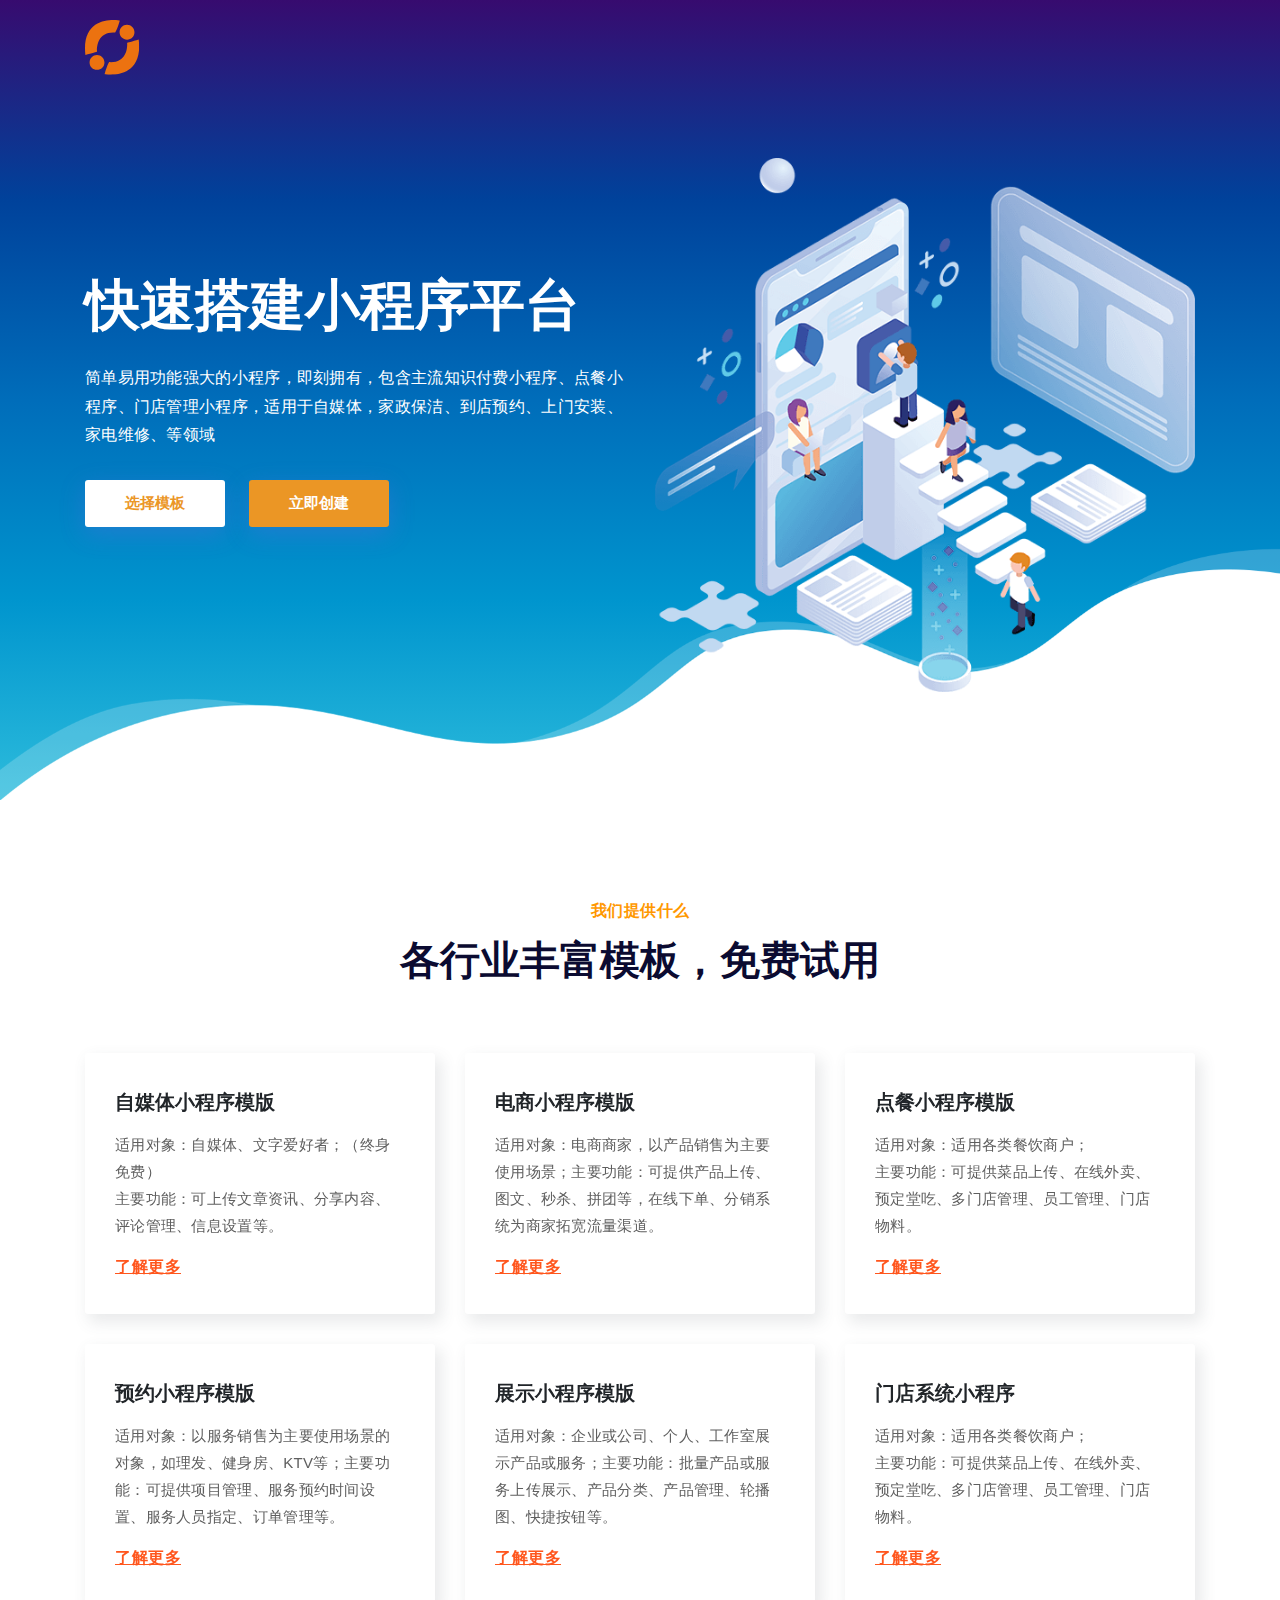
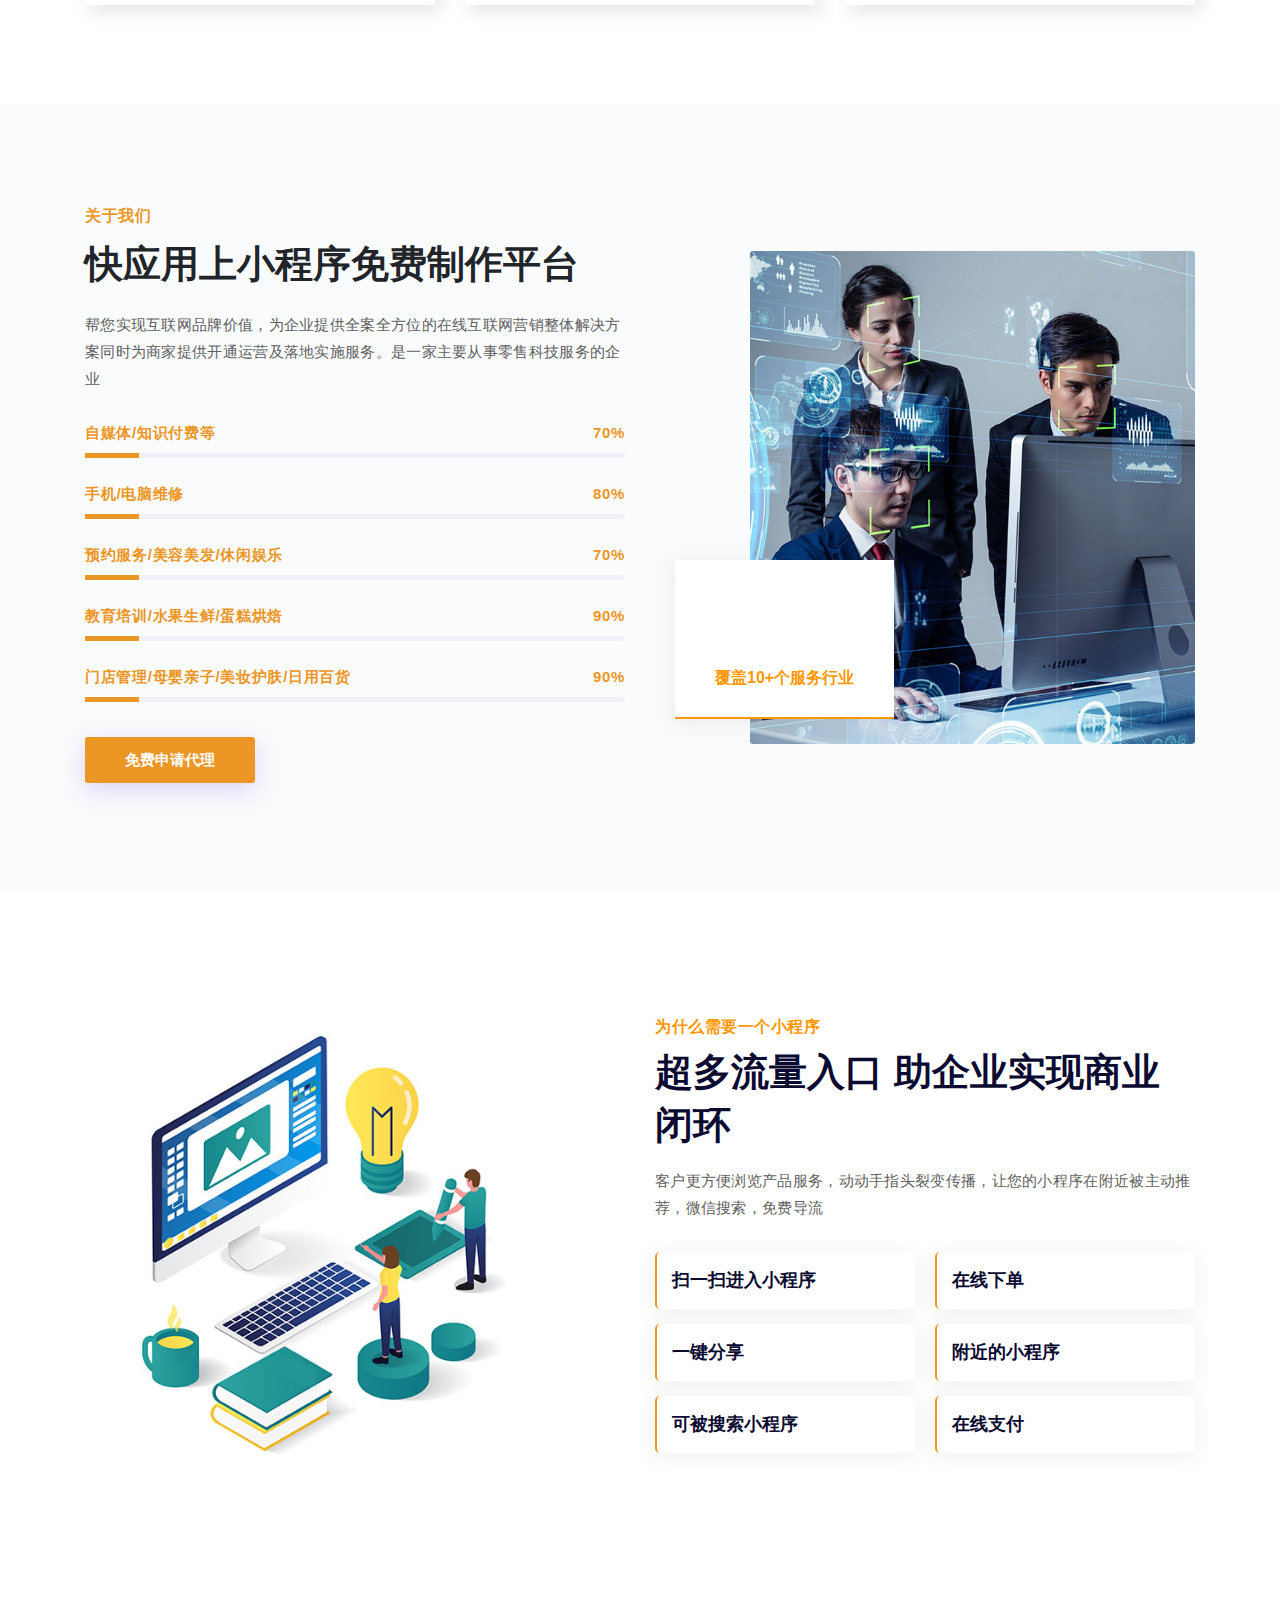
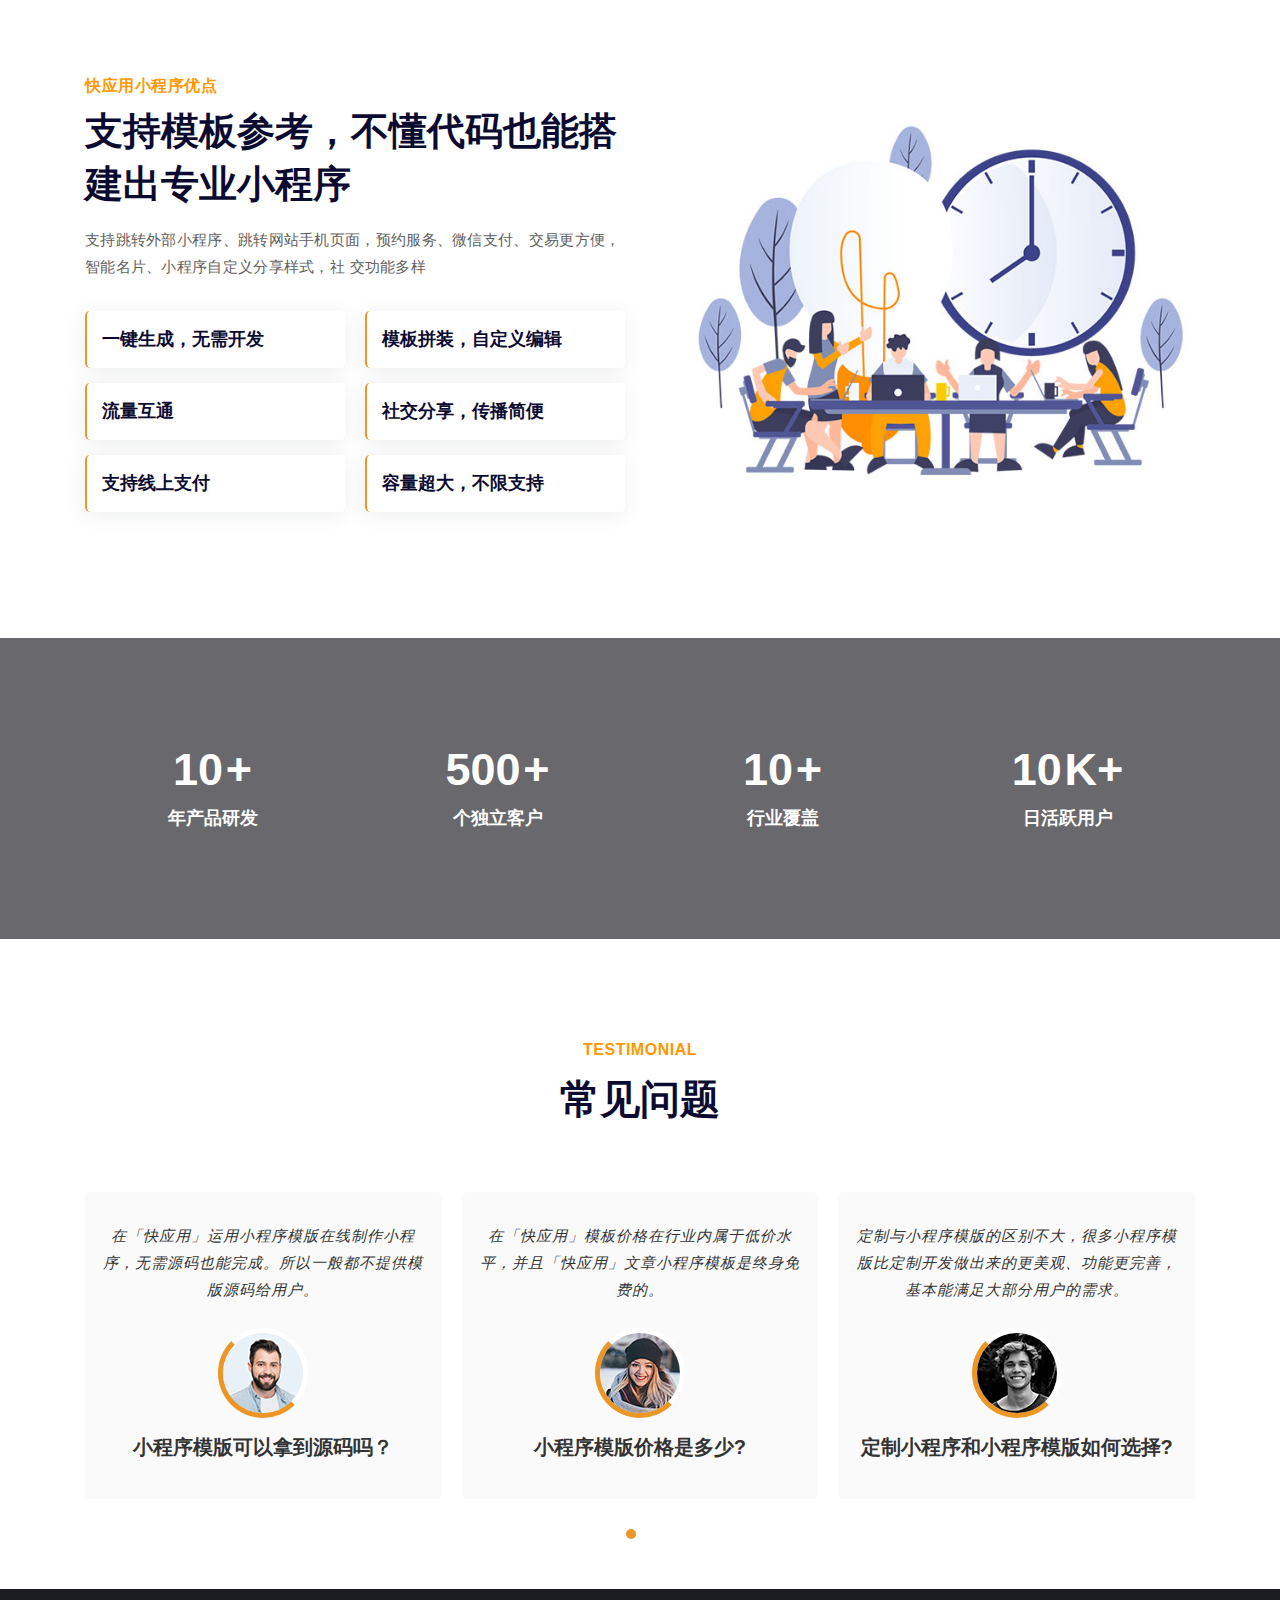
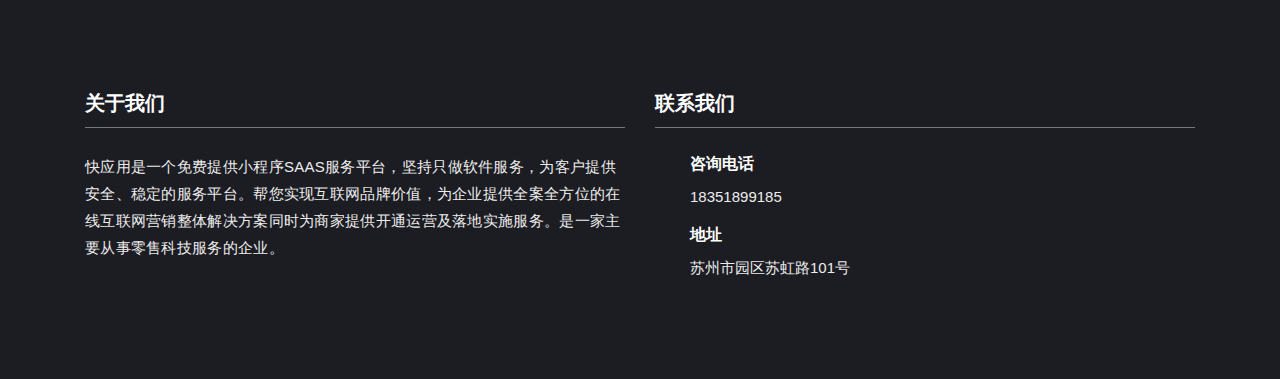
<file: index.html>
<!doctype html>
<html lang="zxx">
<head>
	<title>略知软件 - 免费小程序模板平台</title>
	<meta name="description" content="免费小程序模板_小程序免费模板_小程序免费模板平台_小程序模板开发,目前客户已覆盖上门维修，上门服务，预约服务，上门清洁，上门喂宠，家电安装等多个行业。">
	<meta content='免费小程序模板_小程序免费模板_小程序免费模板平台_小程序模板开发' property='og:title'>
	<meta content='免费小程序模板_小程序免费模板_小程序免费模板平台_小程序模板开发' property='og:site_name'>
	<meta content='快应用作为业内知名的免费小程序模版平台，可供用户免费开发和试用。旗下小程序模版类型有点餐小程序、知识付费小程序、电商小程序、预约小程序等，覆盖多种主流行业，其小程序模版开发用户已达13万。' property='og:description'>
	<meta content='免费小程序模板_小程序免费模板_小程序免费模板平台_小程序模板开发' itemprop='name'>
	<meta content='快应用作为业内知名的免费小程序模版平台，可供用户免费开发和试用。旗下小程序模版类型有点餐小程序、知识付费小程序、电商小程序、预约小程序等，覆盖多种主流行业，其小程序模版开发用户已达13万。' itemprop='description'>
	<meta content='summary_large_image' name='twitter:card'>
	<meta content='免费小程序模板_小程序免费模板_小程序免费模板平台_小程序模板开发' name='twitter:title'>
	<meta content='快应用作为业内知名的免费小程序模版平台，可供用户免费开发和试用。旗下小程序模版类型有点餐小程序、知识付费小程序、电商小程序、预约小程序等，覆盖多种主流行业，其小程序模版开发用户已达13万。' name='description'>
	<meta content='免费小程序模板,小程序免费模板,小程序免费模板平台,小程序模板开发' name='keywords'>
	<!-- header 开始 -->
<!-- Required meta tags -->
<meta charset="utf-8">
<meta name="viewport" content="width=device-width, initial-scale=1, shrink-to-fit=no">
<!-- Google Fonts -->
<!-- Favicon -->
<link rel="icon" type="image/png" href="/assets/img/favicon.png">
<!-- Bootstrap Min CSS -->
<link rel="stylesheet" href="/assets/css/bootstrap.min.css">
<!-- Animate Min CSS -->
<link rel="stylesheet" href="/assets/css/animate.min.css">
<!-- FlatIcon CSS -->
<link rel="stylesheet" href="/assets/css/flaticon.css">
<!-- Font Awesome Min CSS -->
<link rel="stylesheet" href="/assets/css/fontawesome.min.css">
<!-- Mran Menu CSS -->
<link rel="stylesheet" href="/assets/css/meanmenu.css">
<!-- Magnific Popup Min CSS -->
<link rel="stylesheet" href="/assets/css/magnific-popup.min.css">
<!-- Nice Select Min CSS -->
<link rel="stylesheet" href="/assets/css/nice-select.min.css">
<!-- Swiper Min CSS -->
<link rel="stylesheet" href="/assets/css/swiper.min.css">
<!-- Owl Carousel Min CSS -->
<link rel="stylesheet" href="/assets/css/owl.carousel.min.css">
<!-- Style CSS -->
<link rel="stylesheet" href="/assets/css/style.css">
<!-- Responsive CSS -->
<link rel="stylesheet" href="/assets/css/responsive.css">

</head>

<body>

<div class="navbar-area">
	<div class="techvio-responsive-nav">
		<div class="container">
			<div class="techvio-responsive-menu">
				<div class="logo">
					<a href="###">
					</a>
				</div>
			</div>
		</div>
	</div>
	<div class="techvio-nav">
		<div class="container">
			<nav class="navbar navbar-expand-md navbar-light">
				<a class="navbar-brand" href="">
					<g><rect fill="#ec7210" fill-opacity="0" stroke-width="2" x="0" y="0" width="54.1799136" height="54.72" class="image-rect"></rect> <svg x="0" y="0" width="54.1799136" height="54.72" filtersec="colorsb9726372527" class="image-svg-svg primary" style="overflow: visible;"><svg xmlns="http://www.w3.org/2000/svg" viewBox="7.01031494140625 8.996706008911133 973.9935302734375 983.7044067382812"><path fill="#ec7210" d="M632.8 18.2S-69.67-115.59 13.92 637.05C131.03 603.63 223 578.54 223 578.54s-33.44-367.97 326.18-342.89C599.35 152.02 632.8 18.2 632.8 18.2zM356.83 770.86c0 73.91-59.91 133.82-133.83 133.82-73.89 0-133.78-59.92-133.78-133.82 0-73.9 59.88-133.8 133.78-133.8 73.92 0 133.83 59.9 133.83 133.8zM359.93 984.58s703.72 127.14 613-624.69C856.15 394.42 764.4 420.4 764.4 420.4s36.96 367.64-322.89 345.92c-49.38 84.11-81.58 218.26-81.58 218.26zM628.79 229.32c-.69-73.89 58.62-134.35 132.53-135.07 73.88-.68 134.38 58.64 135.05 132.53.72 73.91-58.64 134.38-132.53 135.09-73.87.68-134.36-58.64-135.05-132.55z"></path></svg></svg> <!----></g>
				</a>
				<div class="collapse navbar-collapse mean-menu" id="navbarSupportedContent">
					<ul class="navbar-nav">
						<!-- <li class="nav-item active">
							<a href="/" class="nav-link">首页</a>
						</li>

						<li class="nav-item">
							<a href="/service-saas.html" class="nav-link">解决方案 <i class="fas fa-chevron-down"></i></a>
							<ul class="dropdown-menu">
								<li class="nav-item">
									<a href="/service-saas.html" class="nav-link">SASS版本</a>
								</li>
								<li class="nav-item">
									<a href="/service-private.html" class="nav-link">私有化部署</a>
								</li>
							</ul>
						</li>

						<li class="nav-item">
							<a href="/pricing.html" class="nav-link">购买报价</a>
						</li>

						<li class="nav-item">
							<a href="/faq.html" class="nav-link">常见问题</a>
						</li>

						<li class="nav-item">
							<a href="/about.html" class="nav-link">关于我们 <i class="fas fa-chevron-down"></i></a>
							<ul class="dropdown-menu">
								<li class="nav-item">
									<a href="/about.html" class="nav-link">关于我们</a>
								</li>
								<li class="nav-item">
									<a href="/contact.html" class="nav-link">联系我们</a>
								</li>
							</ul>
						</li> -->

					</ul>
					<!-- <div class="other-option">
						<a class="default-btn" target="_blank" href="https://www.wjx.top/vj/YPZ1qik.aspx">申请免费代理<span></span></a>
					</div> -->
				</div>
			</nav>
		</div>
	</div>
</div>
<!-- End Navbar Area -->

<!-- Start Home Area -->
<div class="home-area">
	<div class="d-table">
		<div class="d-table-cell">
			<div class="container">
				<div class="row align-items-center">
					<div class="col-lg-6 col-md-12">
						<div class="main-banner-content">
							<h1>快速搭建小程序平台</h1>
							<p>
								简单易用功能强大的小程序，即刻拥有，包含主流知识付费小程序、点餐小程序、门店管理小程序，适用于自媒体，家政保洁、到店预约、上门安装、家电维修、等领域</p>
							<div class="banner-btn">
								<a class="default-btn-one" href="./temp.html">
									选择模板
									<span></span>
								</a>
								<a class="default-btn" href="/login.html">
									立即创建
									<span></span>
								</a>
								<!-- <a target="_blank" href="https://www.wjx.top/vj/YPZ1qik.aspx" class="default-btn-one">
									申请试用
									<span></span>
								</a> -->
								
							</div>
						</div>
					</div>
					<div class="col-lg-6 col-md-12">
						<div class="banner-image">
							<img src="/assets/img/home-font.png" alt="image">
						</div>
					</div>
				</div>
			</div>
		</div>
	</div>
	<div class="creative-shape">
		<img src="/assets/img/home-bottom-shape.png" alt="svg shape">
	</div>
</div>
<!-- End Home Area -->

<!-- Start Services Section -->
<section class="services-section section-padding">
	<div class="container">
		<div class="row">
			<div class="col-sm-12">
				<div class="section-title">
					<h6>我们提供什么</h6>
					<h2>各行业丰富模板，免费试用</h2>
				</div>
			</div>
		</div>
		<div class="row">
			<div class="col-lg-4 col-md-6">
				<div class="single-services-item">
					<!-- <div class="services-icon">
						<i class="flaticon-project-management"></i>
					</div> -->
					<h3>自媒体小程序模版</h3>
					<p>适用对象：自媒体、文字爱好者；（终身免费）<br/>主要功能：可上传文章资讯、分享内容、评论管理、信息设置等。</p>
					<div class="services-btn-link">
						<a target="" href="/temp.html" class="services-link">了解更多</a>
					</div>
				</div>
			</div>
			<div class="col-lg-4 col-md-6">
				<div class="single-services-item">
					<!-- <div class="services-icon">
						<i class="flaticon-programming"></i>
					</div> -->
					<h3>电商小程序模版</h3>
					<p>适用对象：电商商家，以产品销售为主要使用场景；主要功能：可提供产品上传、图文、秒杀、拼团等，在线下单、分销系统为商家拓宽流量渠道。</p>
					<div class="services-btn-link">
						<a target="" href="/temp.html" class="services-link">了解更多</a>
					</div>
				</div>
			</div>
			<div class="col-lg-4 col-md-6">
				<div class="single-services-item">
					<!-- <div class="services-icon">
						<i class="flaticon-cpu-1"></i>
					</div> -->
					<h3>点餐小程序模版</h3>
					<p>适用对象：适用各类餐饮商户；<br/>主要功能：可提供菜品上传、在线外卖、预定堂吃、多门店管理、员工管理、门店物料。</p>
					<div class="services-btn-link">
						<a target="" href="/temp.html" class="services-link">了解更多</a>
					</div>
				</div>
			</div>
			<div class="col-lg-4 col-md-6">
				<div class="single-services-item">
					<!-- <div class="services-icon">
						<i class="flaticon-coding"></i>
					</div> -->
					<h3>预约小程序模版</h3>
					<p>适用对象：以服务销售为主要使用场景的对象，如理发、健身房、KTV等；主要功能：可提供项目管理、服务预约时间设置、服务人员指定、订单管理等。</p>
					<div class="services-btn-link">
						<a target="" href="/temp.html" class="services-link">了解更多</a>
					</div>
				</div>
			</div>
			<div class="col-lg-4 col-md-6">
				<div class="single-services-item">
					<!-- <div class="services-icon">
						<i class="flaticon-mobile-app"></i>
					</div> -->
					<h3>展示小程序模版</h3>
					<p>适用对象：企业或公司、个人、工作室展示产品或服务；主要功能：批量产品或服务上传展示、产品分类、产品管理、轮播图、快捷按钮等。</p>
					<div class="services-btn-link">
						<a target="" href="/temp.html" class="services-link">了解更多</a>
					</div>
				</div>
			</div>
			<div class="col-lg-4 col-md-6">
				<div class="single-services-item">
					<!-- <div class="services-icon">
						<i class="flaticon-cloud"></i>
					</div> -->
					<h3>门店系统小程序</h3>
					<p>适用对象：适用各类餐饮商户；<br/>主要功能：可提供菜品上传、在线外卖、预定堂吃、多门店管理、员工管理、门店物料。</p>
					<div class="services-btn-link">
						<a target="" href="/temp.html" class="services-link">了解更多</a>
					</div>
				</div>
			</div>
		</div>
	</div>
</section>
<!-- End Services Section -->

<!-- Start About Section -->
<section class="about-area bg-grey section-padding">
	<div class="container">
		<div class="row d-flex align-items-center">
			<div class="col-lg-6 col-md-12 col-sm-12">
				<div class="about-content">
					<div class="about-content-text">
						<h6>关于我们</h6>
						<h2>快应用上小程序免费制作平台</h2>
						<p>帮您实现互联网品牌价值，为企业提供全案全方位的在线互联网营销整体解决方案同时为商家提供开通运营及落地实施服务。是一家主要从事零售科技服务的企业</p>
						<div class="skills">
							<div class="skill-item">
								<h6>自媒体/知识付费等<em>70%</em></h6>
								<div class="skill-progress">
									<div class="progres" data-value="70%"></div>
								</div>
							</div>
							<div class="skill-item">
								<h6>手机/电脑维修<em>80%</em></h6>
								<div class="skill-progress">
									<div class="progres" data-value="80%"></div>
								</div>
							</div>
							<div class="skill-item">
								<h6>预约服务/美容美发/休闲娱乐<em>70%</em></h6>
								<div class="skill-progress">
									<div class="progres" data-value="70%"></div>
								</div>
							</div>
							<div class="skill-item">
								<h6>教育培训/水果生鲜/蛋糕烘焙<em>90%</em></h6>
								<div class="skill-progress">
									<div class="progres" data-value="90%"></div>
								</div>
							</div>
							<div class="skill-item">
								<h6>门店管理/母婴亲子/美妆护肤/日用百货<em>90%</em></h6>
								<div class="skill-progress">
									<div class="progres" data-value="90%"></div>
								</div>
							</div>
							
						</div>
						<div class="about-btn-box">
							<a class="default-btn project-btn-1" target="_blank" href="https://www.wjx.top/vj/YPZ1qik.aspx">免费申请代理<span></span></a>
						</div>
					</div>
				</div>
			</div>
			<div class="col-lg-5 offset-lg-1 col-md-12 col-sm-12">
				<div class="about-image">
					<img src="/assets/img/about.jpg" alt="About image">
					<div class="years-design">
						<h2>10+</h2>
						<h5>覆盖10+个服务行业</h5>
					</div>
				</div>
			</div>
		</div>
	</div>
</section>
<!-- End About Section -->

<!-- Start Overview Section -->
<section class="overview-section section-padding">
	<div class="container">
		<div class="row align-items-center">
			<div class="col-lg-6">
				<div class="overview-image">
					<img src="/assets/img/choose-1.jpg" alt="image">
				</div>
			</div>
			<div class="col-lg-6">
				<div class="overview-content">
					<h6>为什么需要一个小程序</h6>
					<h2>超多流量入口  助企业实现商业闭环</h2>
					<p>客户更方便浏览产品服务，动动手指头裂变传播，让您的小程序在附近被主动推荐，微信搜索，免费导流</p>
					<ul class="features-list">
						<li> <span>扫一扫进入小程序</span></li>
						<li> <span>在线下单</span></li>
						<li> <span>一键分享</span></li>
						<li> <span>附近的小程序</span></li>
						<li> <span>可被搜索小程序</span></li>
						<li> <span>在线支付</span></li>
					</ul>
				</div>
			</div>
		</div>
	</div>
</section>
<!-- End Overview Section -->

<!-- Start Overview Section -->
<section class="overview-section pt-70 pb-100">
	<div class="container">
		<div class="row align-items-center">
			<div class="col-lg-6">
				<div class="overview-content">
					<h6>快应用小程序优点</h6>
					<h2>支持模板参考，不懂代码也能搭建出专业小程序</h2>
					<p>支持跳转外部小程序、跳转网站手机页面，预约服务、微信支付、交易更方便，智能名片、小程序自定义分享样式，社
						交功能多样</p>
					<ul class="features-list">
						<li> <span>一键生成，无需开发</span></li>
						<li> <span>模板拼装，自定义编辑</span></li>
						<li> <span>流量互通</span></li>
						<li> <span>社交分享，传播简便</span></li>
						<li> <span>支持线上支付</span></li>
						<li> <span>容量超大，不限支持</span></li>
					</ul>
				</div>
			</div>
			<div class="col-lg-6">
				<div class="overview-image-2">
					<img src="/assets/img/choose-2.jpg" alt="image">
				</div>
			</div>
		</div>
	</div>
</section>
<!-- End Overview Section -->

<!-- Start Counter Section -->
<section class="counter-area section-padding">
	<div class="container">
		<div class="row">
			<div class="col-lg-3 col-md-6 counter-item">
				<div class="single-counter">
					<div class="counter-contents">
						<h2>
							<span class="counter-number">10</span>
							<span>+</span>
						</h2>
						<h3 class="counter-heading">年产品研发</h3>
					</div>
				</div>
			</div>
			<div class="col-lg-3 col-md-6 counter-item">
				<div class="single-counter">
					<div class="counter-contents">
						<h2>
							<span class="counter-number">500</span>
							<span>+</span>
						</h2>
						<h3 class="counter-heading">个独立客户</h3>
					</div>
				</div>
			</div>
			<div class="col-lg-3 col-md-6 counter-item">
				<div class="single-counter">
					<div class="counter-contents">
						<h2>
							<span class="counter-number">10</span>
							<span>+</span>
						</h2>
						<h3 class="counter-heading">行业覆盖</h3>
					</div>
				</div>
			</div>
			<div class="col-lg-3 col-md-6 counter-item">
				<div class="single-counter">
					<div class="counter-contents">
						<h2>
							<span class="counter-number">10</span>
							<span>K+</span>
						</h2>
						<h3 class="counter-heading">日活跃用户</h3>
					</div>
				</div>
			</div>
		</div>
	</div>
</section>
<!-- End Counter Section -->

<!-- Start Testimonial Section -->
<section class="testimonial-section pt-100 pb-50">
	<div class="container">
		<div class="section-title">
			<h6>Testimonial</h6>
			<h2>常见问题</h2>
		</div>
		<div class="row">
			<div class="col-lg-12 col-md-12">
				<div class="testimonial-slider owl-carousel owl-theme">
					<!-- testimonials item -->
					<div class="single-testimonial">
						<div class="testimonial-content">
							<p>
								在「快应用」运用小程序模版在线制作小程序，无需源码也能完成。所以一般都不提供模版源码给用户。
							</p>
						</div>
						<div class="avatar">
							<img src="/assets/img/client/testimonial-1.jpg" alt="testimonial images">
						</div>
						<div class="testimonial-bio">
							<div class="bio-info">
								<h3>小程序模版可以拿到源码吗？</h3>
								<span></span>
							</div>
						</div>
					</div>
					<!-- testimonials item -->
					<div class="single-testimonial">
						<div class="testimonial-content">
							<p>
								在「快应用」模板价格在行业内属于低价水平，并且「快应用」文章小程序模板是终身免费的。
							</p>
						</div>
						<div class="avatar">
							<img src="/assets/img/client/testimonial-2.jpg" alt="testimonial images">
						</div>
						<div class="testimonial-bio">
							<div class="bio-info">
								<h3>小程序模版价格是多少?</h3>
								<span></span>
							</div>
						</div>
					</div>
					<!-- testimonials item -->
					<div class="single-testimonial">
						<div class="testimonial-content">
							<p>
								定制与小程序模版的区别不大，很多小程序模版比定制开发做出来的更美观、功能更完善，基本能满足大部分用户的需求。
							</p>
						</div>
						<div class="avatar">
							<img src="/assets/img/client/testimonial-3.jpg" alt="testimonial images">
						</div>
						<div class="testimonial-bio">
							<div class="bio-info">
								<h3>定制小程序和小程序模版如何选择?</h3>
								<span></span>
							</div>
						</div>
					</div>
					<div class="single-testimonial">
						<div class="testimonial-content">
							<p>
								小程序模版是第三方小程序开发公司进行开发，简单来说登录我们平台，在上面选择小程序模版，然后进入模版编辑器编辑内容即可。
							</p>
						</div>
						<div class="avatar">
							<img src="/assets/img/client/testimonial-3.jpg" alt="testimonial images">
						</div>
						<div class="testimonial-bio">
							<div class="bio-info">
								<h3>小程序模版是小程序自带的吗?</h3>
								<span></span>
							</div>
						</div>
					</div>
				</div>
			</div>
		</div>
	</div>
</section>
<!-- End Testimonial Section -->

	<!-- Start Footer & Subscribe Section -->
	<section class="footer-subscribe-wrapper">
		<!-- Start Footer Area -->
		<div class="footer-area ptb-100">
			<div class="container">
				<div class="row">
					<div class="col-lg-6 col-md-12 col-sm-12">
						<div class="single-footer-widget">
							<div class="footer-heading">
								<h3>关于我们</h3>
							</div>
							<p>
								快应用是一个免费提供小程序SAAS服务平台，坚持只做软件服务，为客户提供安全、稳定的服务平台。帮您实现互联网品牌价值，为企业提供全案全方位的在线互联网营销整体解决方案同时为商家提供开通运营及落地实施服务。是一家主要从事零售科技服务的企业。
							</p>
<!--							<ul class="footer-social">-->
<!--								<li>-->
<!--									<a href="#"> <i class="fab fa-facebook-f"></i>-->
<!--									</a>-->
<!--								</li>-->
<!--								<li>-->
<!--									<a href="#"> <i class="fab fa-twitter"></i>-->
<!--									</a>-->
<!--								</li>-->
<!--								<li>-->
<!--									<a href="#"> <i class="fab fa-pinterest"></i>-->
<!--									</a>-->
<!--								</li>-->
<!--								<li>-->
<!--									<a href="#"> <i class="fab fa-linkedin"></i>-->
<!--									</a>-->
<!--								</li>-->
<!--							</ul>-->
						</div>
					</div>
					<!-- <div class="col-lg-2 col-md-6 col-sm-6">
						<div class="single-footer-widget">
							<div class="footer-heading">
								<h3>服务支持</h3>
							</div>
							<ul class="footer-quick-links">
								<li> <a href="#">产品试用</a></li>
								<li> <a href="projects.html">产品文档</a></li>
							</ul>
						</div>
					</div> -->
					
					<div class="col-lg-6 col-md-12 col-sm-12">
						<div class="single-footer-widget">
							<div class="footer-heading">
								<h3>联系我们</h3>
							</div>
							<div class="footer-info-contact">
								<h3>咨询电话</h3>
								<span><a href="tel:15676244167">18351899185</a></span>
							</div>
							<div class="footer-info-contact"></i>
								<h3>地址</h3>
								<span>苏州市园区苏虹路101号</span>
							</div>
						</div>
					</div>
				</div>
			</div>
		</div>
		<!-- End Footer Section -->
	</section>
	<!-- End Footer & Subscribe Section -->

	<!-- Start Copy Right Section -->
	<!-- <div class="copyright-area">
		<div class="container">
			<div class="row align-items-center">
				<div class="col-lg-6 col-md-6">
					<p> <i class="far fa-copyright"></i> 2021 快应用网络</p>
				</div>
				<div class="col-lg-6 col-md-6">
					<ul>
						<li>
							<a href="https://beian.miit.gov.cn/" target="_blank">粤ICP备2021110574号-1</a>
						</li>
					</ul>
				</div>
			</div>
		</div>
	</div> -->
	<!-- End Copy Right Section -->

	<!-- Start Go Top Section -->
	<div class="go-top">
		<svg style="padding-bottom: 4px;" t="1664269085509" class="icon" viewBox="0 0 1024 1024" version="1.1" xmlns="http://www.w3.org/2000/svg" p-id="2763" width="24" height="24"><path d="M936.170667 669.952L534.613333 268.394667a32 32 0 0 0-42.986666-2.069334l-2.282667 2.069334L87.829333 669.952a8.533333 8.533333 0 0 0-2.496 6.037333v66.346667a8.533333 8.533333 0 0 0 14.570667 6.058667l412.074667-412.096 412.117333 412.096a8.533333 8.533333 0 0 0 14.570667-6.037334v-66.346666a8.533333 8.533333 0 0 0-2.496-6.058667z" fill="#ffffff" p-id="2764"></path></svg>
	</div>
	<!-- End Go Top Section -->

	<!-- jQuery Min JS -->
	<script src="/assets/js/jquery.min.js"></script>
	<!-- Popper Min JS -->
	<script src="/assets/js/popper.min.js"></script>
	<!-- Bootstrap Min JS -->
	<script src="/assets/js/bootstrap.min.js"></script>
	<!-- MeanMenu JS  -->
	<script src="/assets/js/jquery.meanmenu.js"></script>
	<!-- Appear Min JS -->
	<script src="/assets/js/jquery.appear.min.js"></script>
	<!-- CounterUp Min JS -->
	<script src="/assets/js/jquery.waypoints.min.js"></script>
	<script src="/assets/js/jquery.counterup.min.js"></script>
	<!-- Owl Carousel Min JS -->
	<script src="/assets/js/owl.carousel.min.js"></script>
	<!-- Magnific Popup Min JS -->
	<script src="/assets/js/jquery.magnific-popup.min.js"></script>
	<!-- Nice Select Min JS -->
	<script src="/assets/js/jquery.nice-select.min.js"></script>
	<!-- Isotope Min JS -->
	<script src="/assets/js/isotope.pkgd.min.js"></script>
	<!-- Swiper Min JS -->
	<script src="/assets/js/swiper.min.js"></script>
	<!-- WOW Min JS -->
	<script src="/assets/js/wow.min.js"></script>
	<!-- Main JS -->
	<script src="/assets/js/main.js"></script>

    <script charset="UTF-8" id="LA_COLLECT" src="//sdk.51.la/js-sdk-pro.min.js"></script>
    <script>LA.init({id: "Jhp7kUb6rsZu77mu",ck: "Jhp7kUb6rsZu77mu"})</script>

</body>

</html>
</file>
<file: assets/css/flaticon.css>
@font-face {
    font-family: "flaticon";
    src: url("../fonts/flaticon.eot?b014d13cd529ac70e334da0872eecc24#iefix") format("embedded-opentype"),
	url("../fonts/flaticon.svg?b014d13cd529ac70e334da0872eecc24#flaticon") format("svg");
}

i[class^="flaticon-"]:before, i[class*=" flaticon-"]:before {
    font-family: flaticon !important;
    font-style: normal;
    font-weight: normal !important;
    font-variant: normal;
    text-transform: none;
    line-height: 1;
    -webkit-font-smoothing: antialiased;
    -moz-osx-font-smoothing: grayscale;
}

.flaticon-computer:before {
    content: "\f101";
}
.flaticon-chip:before {
    content: "\f102";
}
.flaticon-code:before {
    content: "\f103";
}
.flaticon-programming:before {
    content: "\f104";
}
.flaticon-cloud:before {
    content: "\f105";
}
.flaticon-brain:before {
    content: "\f106";
}
.flaticon-project-management:before {
    content: "\f107";
}
.flaticon-cpu:before {
    content: "\f108";
}
.flaticon-technical-support:before {
    content: "\f109";
}
.flaticon-chip-1:before {
    content: "\f10a";
}
.flaticon-brain-1:before {
    content: "\f10b";
}
.flaticon-settings:before {
    content: "\f10c";
}
.flaticon-coding:before {
    content: "\f10d";
}
.flaticon-targeted-marketing:before {
    content: "\f10e";
}
.flaticon-protection:before {
    content: "\f10f";
}
.flaticon-analysis:before {
    content: "\f110";
}
.flaticon-server:before {
    content: "\f111";
}
.flaticon-cpu-1:before {
    content: "\f112";
}
.flaticon-artificial-intelligence:before {
    content: "\f113";
}
.flaticon-super-intelligence:before {
    content: "\f114";
}
.flaticon-chip-2:before {
    content: "\f115";
}
.flaticon-light-bulb:before {
    content: "\f116";
}
.flaticon-cloud-computing:before {
    content: "\f117";
}
.flaticon-innovation:before {
    content: "\f118";
}
.flaticon-creative:before {
    content: "\f119";
}
.flaticon-stats:before {
    content: "\f11a";
}
.flaticon-business:before {
    content: "\f11b";
}
.flaticon-thumbs-up:before {
    content: "\f11c";
}
.flaticon-puzzle:before {
    content: "\f11d";
}
.flaticon-idea:before {
    content: "\f11e";
}
.flaticon-analytics:before {
    content: "\f11f";
}
.flaticon-development:before {
    content: "\f120";
}
.flaticon-certificate:before {
    content: "\f121";
}
.flaticon-gears:before {
    content: "\f122";
}
.flaticon-medal:before {
    content: "\f123";
}
.flaticon-mobile-app:before {
    content: "\f124";
}
.flaticon-phone-call:before {
    content: "\f125";
}
.flaticon-call:before {
    content: "\f126";
}
.flaticon-envelope:before {
    content: "\f127";
}
.flaticon-email:before {
    content: "\f128";
}
.flaticon-placeholder:before {
    content: "\f129";
}
.flaticon-location:before {
    content: "\f12a";
}
.flaticon-download:before {
    content: "\f12b";
}
</file>
<file: assets/css/style.css>
/*****************************************************************
    Template Name    : Techvio - IT Solutions & Business Services Website Template
    Author           : Cute Themes
    Version          : 1.0
    Created          : 2021
    File Description : Main css file of the template
更多精品模板：http://www.bootstrapmb.com
*****************************************************************/

/*****************************************************************

** - 01 - Default CSS
** - 02 - Preloader Area CSS
** - 03 - Navbar Area CSS
** - 04 - Home + Slider Area CSS
** - 05 - Services Section CSS
** - 06 - About Section CSS
** - 07 - Overview Section CSS
** - 08 - Counter Section CSS
** - 09 - Project Section CSS
** - 10 - Testimonial Section CSS
** - 11 - Team Section CSS
** - 12 - Hire Section CSS
** - 13 - Partner Section CSS
** - 14 - Blog Section CSS
** - 15 - Subscribe Section CSS
** - 16 - Other Page Banner Title Area CSS
** - 17 - Projects Details Page Section CSS
** - 18 - Pricing Page Area CSS
** - 19 - 404 Error Page Area CSS
** - 20 - Faq Page Area Styles CSS
** - 21 - Coming Soon Page Area CSS
** - 22 - Contact Page Section CSS
** - 23 - Single Services Page Details CSS
** - 24 - Blog Details Page Area CSS
** - 25 - Blog Page Sidebar Widget Area CSS
** - 26 - Blog Page Number Pagination Area CSS
** - 27 - Terms & Conditions - Privacy Policy Page Section CSS
** - 28 - All Page Footer Section CSS
** - 29 - Page Copyright Section CSS

*****************************************************************/

/**************************************
 ** - 01 - Default CSS
 **************************************/

body {
	padding: 0;
	margin: 0;
	font-size: 15px;
	font-family: 'Catamaran', sans-serif;
}

img {
	max-width: 100%;
	height: auto;
	border-radius: 3px;
}

button {
	outline: 0 !important;
}

dl, ol, ul {
    padding: 0;
    margin: 0;
    list-style: none;
}

.d-table {
	width: 100%;
	height: 100%;
}

.d-table-cell {
	vertical-align: middle;
}

.ptb-100 {
	padding-top: 100px;
	padding-bottom: 100px;
}

.pb-50 {
	padding-bottom: 50px;
}
.pb-70 {
	padding-bottom: 70px;
}

.pb-100 {
	padding-bottom: 100px;
}

.pt-50 {
	padding-top: 50px;
}
.pt-70 {
	padding-top: 70px;
}
.pt-100 {
	padding-top: 100px;
}

.bg-grey {
	background-color: #fafbfc;
}

.section-padding {
	padding: 100px 0;
}

a {
	text-decoration: none;
	-webkit-transition: 0.4s;
	transition: 0.4s;
	outline: 0 !important;
	color: #0b0b31;
}

a:hover {
	text-decoration: none;
	color: #EB9625;
}

.h1, .h2, .h3, .h4, .h5, .h6, h1, h2, h3, h4, h5, h6 {
	font-weight: 700;
	line-height: 1.4;
	font-family: 'Dosis', sans-serif;
}

p {
	font-size: 15px;
	line-height: 1.8;
	color: #5f5f5f;
	margin-bottom: 15px;
	font-weight: 400;
	letter-spacing: 0.3px;
	font-family: 'Catamaran', sans-serif;
}

p:last-child {
	margin-bottom: 0;
}

.default-btn {
	border: none;
	position: relative;
	display: inline-block;
	text-align: center;
	overflow: hidden;
	z-index: 1;
	color: #ffffff;
	background-color: #EB9625;
	-webkit-transition: 0.4s;
	transition: 0.4s;
	border-radius: 3px;
	font-weight: 600;
	font-size: 15px;
	padding-left: 40px;
	padding-right: 40px;
	padding-top: 12px;
	padding-bottom: 12px;
	box-shadow: 0 7px 25px rgb(123,104,238,0.25);
}

.default-btn span {
	position: absolute;
	display: block;
	width: 0;
	height: 0;
	border-radius: 50%;
	background-color: #FAC232;
	-webkit-transition: width 0.5s ease-in-out, height 0.5s ease-in-out;
	transition: width 0.5s ease-in-out, height 0.5s ease-in-out;
	-webkit-transform: translate(-50%, -50%);
	transform: translate(-50%, -50%);
	z-index: -1;
	border-radius: 30px;
}

.default-btn:hover, .default-btn:focus {
	color: #ffffff;
}

.default-btn:hover span, .default-btn:focus span {
	width: 225%;
	height: 562.5px;
}

.default-btn-one {
	border: none;
	position: relative;
	display: inline-block;
	text-align: center;
	overflow: hidden;
	z-index: 1;
	color: #EB9625;
	background-color: #ffffff;
	-webkit-transition: 0.4s;
	transition: 0.4s;
	border-radius: 3px;
	font-weight: 600;
	font-size: 15px;
	padding-left: 40px;
	padding-right: 40px;
	padding-top: 12px;
	padding-bottom: 12px;
	margin-top: 5px;
	margin-right: 20px;
	box-shadow: 0 7px 25px rgb(123,104,238,0.25);
}

.default-btn-one span {
	position: absolute;
	display: block;
	width: 0;
	height: 0;
	border-radius: 50%;
	background-color: #FAC232;
	-webkit-transition: width 0.5s ease-in-out, height 0.5s ease-in-out;
	transition: width 0.5s ease-in-out, height 0.5s ease-in-out;
	-webkit-transform: translate(-50%, -50%);
	transform: translate(-50%, -50%);
	z-index: -1;
	border-radius: 30px;
}

.default-btn-one:hover, .default-btn-one:focus {
	color: #ffffff;
}

.default-btn-one:hover span, .default-btn-one:focus span {
	width: 225%;
	height: 562.5px;
}

.section-title {
	text-align: center;
	margin-bottom: 65px;
	line-height: 1.5;
}

.section-title h6 {
	font-size: 16px;
	font-weight: 700;
	color: #FF9800;
	letter-spacing: 0.5px;
	text-transform: uppercase;
}

.section-title h2 {
	font-size: 40px;
	color: #0b0b31;
	margin: 10px 0 0 0;
	font-weight: 800;
}

.color-text {
    color: #EB9625;
}

.valign {
	display: -webkit-box;
	display: -ms-flexbox;
	display: flex;
	-webkit-box-align: center;
	-ms-flex-align: center;
	align-items: center;
}

/* [ Start Overlay ] */
[data-overlay-dark],
[data-overlay-light] {
	position: relative;
}

[data-overlay-dark] .container,
[data-overlay-light] .container {
	position: relative;
	z-index: 2;
}

[data-overlay-dark]:before,
[data-overlay-light]:before {
	content: '';
	position: absolute;
	width: 100%;
	height: 100%;
	top: 0;
	left: 0;
	z-index: 1;
}

[data-overlay-dark]:before {
	background: #02050b;
}

[data-overlay-light]:before {
	background: #fff;
}

[data-overlay-dark] h1,
[data-overlay-dark] h2,
[data-overlay-dark] h3,
[data-overlay-dark] h4,
[data-overlay-dark] h5,
[data-overlay-dark] h6,
[data-overlay-dark] span,
.bg-dark h1,
.bg-dark h2,
.bg-dark h3,
.bg-dark h4,
.bg-dark h5,
.bg-dark h6,
.bg-dark span,
.bg-color h1,
.bg-color h2,
.bg-color h3,
.bg-color h4,
.bg-color h5,
.bg-color h6,
.bg-color span {
	color: #fff;
}

[data-overlay-dark] p,
.bg-dark p,
.bg-color p {
	color: #dad6d6;
}

[data-overlay-dark="0"]:before,
[data-overlay-light="0"]:before {
	opacity: 0;
}

[data-overlay-dark="1"]:before,
[data-overlay-light="1"]:before {
	opacity: .1;
}

[data-overlay-dark="2"]:before,
[data-overlay-light="2"]:before {
	opacity: .2;
}

[data-overlay-dark="3"]:before,
[data-overlay-light="3"]:before {
	opacity: .3;
}

[data-overlay-dark="4"]:before,
[data-overlay-light="4"]:before {
	opacity: .4;
}

[data-overlay-dark="5"]:before,
[data-overlay-light="5"]:before {
	opacity: .5;
}

[data-overlay-dark="6"]:before,
[data-overlay-light="6"]:before {
	opacity: .6;
}

[data-overlay-dark="7"]:before,
[data-overlay-light="7"]:before {
	opacity: .7;
}

[data-overlay-dark="8"]:before,
[data-overlay-light="8"]:before {
	opacity: .8;
}

[data-overlay-dark="9"]:before,
[data-overlay-light="9"]:before,
[data-overlay-color="9"]:before {
	opacity: .9;
}

[data-overlay-dark="10"]:before,
[data-overlay-light="10"]:before {
	opacity: 1;
}

/* [ End Overlay ] */

/*****************************************
 ** - 00 -  Go Top CSS
 ******************************************/
.go-top {
	position: fixed;
	cursor: pointer;
	top: 0;
	right: 15px;
	color: #ffffff;
	background-color: #EB9625;
	z-index: 4;
	width: 40px;
	text-align: center;
	height: 40px;
	line-height: 40px;
	opacity: 0;
	visibility: hidden;
	-webkit-transition: .9s;
	transition: .9s;
	border-radius: 50%;
}

.go-top.active {
	top: 98%;
	-webkit-transform: translateY(-98%);
	transform: translateY(-98%);
	opacity: 1;
	visibility: visible;
	background: orange;
}

.go-top i {
	position: absolute;
	top: 50%;
	-webkit-transform: translateY(-50%);
	transform: translateY(-50%);
	left: 0;
	right: 0;
	margin: 0 auto;
	-webkit-transition: 0.4s;
	transition: 0.4s;
}

.go-top i:last-child {
	opacity: 0;
	visibility: hidden;
	top: 60%;
}

.go-top::before {
	content: '';
	position: absolute;
	top: 0;
	left: 0;
	width: 100%;
	height: 100%;
	z-index: -1;
	background: #0b0b31;
	opacity: 0;
	visibility: hidden;
	-webkit-transition: 0.4s;
	transition: 0.4s;
	border-radius: 50%;
}

.go-top:hover, .go-top:focus {
	color: #ffffff;
	background: #999;
}

.go-top:hover::before, .go-top:focus::before {
	opacity: 1;
	visibility: visible;
}

.go-top:hover i:first-child, .go-top:focus i:first-child {
	opacity: 0;
	top: 0;
	visibility: hidden;
}

.go-top:hover i:last-child, .go-top:focus i:last-child {
	opacity: 1;
	visibility: visible;
	top: 50%;
}

/**************************************
 ** - 02 - Preloader Area CSS
 **************************************/

.preloader {
	position: fixed;
	width: 100%;
	height: 100%;
	z-index: 99999;
	background: transparent;
	top: 0;
	left: 0;
}

.preloader .loader {
	position: absolute;
	top: 43%;
	left: 0;
	right: 0;
	-webkit-transform: translateY(-43%);
	transform: translateY(-43%);
	text-align: center;
	margin: 0 auto;
	width: 50px;
	height: 50px;
	-webkit-transition: 0.4s;
	transition: 0.4s;
}

.preloader .loader .box {
	width: 100%;
	height: 100%;
	background: #ffffff;
	-webkit-animation: animate .5s linear infinite;
	animation: animate .5s linear infinite;
	position: absolute;
	top: 0;
	left: 0;
	border-radius: 3px;
}

.preloader .loader .shadow {
	width: 100%;
	height: 5px;
	background: #000000;
	opacity: 0.1;
	position: absolute;
	top: 59px;
	left: 0;
	border-radius: 50%;
	-webkit-animation: shadow .5s linear infinite;
	animation: shadow .5s linear infinite;
}

.preloader::before, .preloader::after {
	content: '';
	position: absolute;
	left: 0;
	top: 0;
	width: 60%;
	height: 100%;
	z-index: -1;
	background: #EB9625;
	-webkit-transition: .9s;
	transition: .9s;
}

.preloader::after {
	left: auto;
	right: 0;
}

.preloader.preloader-deactivate {
	visibility: hidden;
}

.preloader.preloader-deactivate::after, .preloader.preloader-deactivate::before {
	width: 0;
}

.preloader.preloader-deactivate .loader {
	opacity: 0;
	visibility: hidden;
}

@-webkit-keyframes loader {
	0% {
		left: -100px;
	}

	100% {
		left: 110%;
	}
}

@keyframes loader {
	0% {
		left: -100px;
	}

	100% {
		left: 110%;
	}
}

@-webkit-keyframes animate {
	17% {
		border-bottom-right-radius: 3px;
	}

	25% {
		-webkit-transform: translateY(9px) rotate(22.5deg);
		transform: translateY(9px) rotate(22.5deg);
	}

	50% {
		-webkit-transform: translateY(18px) scale(1, 0.9) rotate(45deg);
		transform: translateY(18px) scale(1, 0.9) rotate(45deg);
		border-bottom-right-radius: 40px;
	}

	75% {
		-webkit-transform: translateY(9px) rotate(67.5deg);
		transform: translateY(9px) rotate(67.5deg);
	}

	100% {
		-webkit-transform: translateY(0) rotate(90deg);
		transform: translateY(0) rotate(90deg);
	}
}

@keyframes animate {
	17% {
		border-bottom-right-radius: 3px;
	}

	25% {
		-webkit-transform: translateY(9px) rotate(22.5deg);
		transform: translateY(9px) rotate(22.5deg);
	}

	50% {
		-webkit-transform: translateY(18px) scale(1, 0.9) rotate(45deg);
		transform: translateY(18px) scale(1, 0.9) rotate(45deg);
		border-bottom-right-radius: 40px;
	}

	75% {
		-webkit-transform: translateY(9px) rotate(67.5deg);
		transform: translateY(9px) rotate(67.5deg);
	}

	100% {
		-webkit-transform: translateY(0) rotate(90deg);
		transform: translateY(0) rotate(90deg);
	}
}

@-webkit-keyframes shadow {
	50% {
		-webkit-transform: scale(1.2, 1);
		transform: scale(1.2, 1);
	}
}

@keyframes shadow {
	50% {
		-webkit-transform: scale(1.2, 1);
		transform: scale(1.2, 1);
	}
}

/**************************************
 ** - 03 - Navbar Area CSS
 **************************************/

.techvio-responsive-nav {
	display: none;
}

.techvio-nav {
	background-color: transparent;
	padding-top: 15px;
	padding-bottom: 15px;
	padding-right: 0;
	padding-left: 0;
}

.techvio-nav .navbar {
	padding-right: 0;
	padding-top: 0;
	padding-left: 0;
	padding-bottom: 0;
}

.techvio-nav .navbar ul {
	padding-left: 0;
	list-style-type: none;
	margin-bottom: 0;
}

.techvio-nav .navbar .navbar-nav {
	margin: auto;
}

.techvio-nav .navbar .navbar-nav .nav-item {
	position: relative;
	padding-top: 15px;
	padding-bottom: 15px;
	padding-left: 0;
	padding-right: 0;
}

.techvio-nav .navbar .navbar-nav .nav-item a {
	font-size: 16px;
	font-weight: 600;
	color: #ffffff;
	text-transform: capitalize;
	padding-left: 0;
	padding-right: 0;
	padding-top: 0;
	padding-bottom: 0;
	margin-left: 15px;
	margin-right: 15px;
}

.techvio-nav .navbar .navbar-nav .nav-item a:hover, .techvio-nav .navbar .navbar-nav .nav-item a:focus, .techvio-nav .navbar .navbar-nav .nav-item a.active {
	color: #EB9625;
}

.techvio-nav .navbar .navbar-nav .nav-item a i {
	font-size: 10px;
	position: relative;
	top: -1px;
	margin-left: 1px;
}

.techvio-nav .navbar .navbar-nav .nav-item:last-child a {
	margin-right: 0;
}

.techvio-nav .navbar .navbar-nav .nav-item:first-child a {
	margin-left: 0;
}

.techvio-nav .navbar .navbar-nav .nav-item:hover a, .techvio-nav .navbar .navbar-nav .nav-item:focus a, .techvio-nav .navbar .navbar-nav .nav-item.active a {
	color: #EB9625;
}

.techvio-nav .navbar .navbar-nav .nav-item .dropdown-menu {
	-webkit-box-shadow: 0px 0px 15px 0px rgba(0, 0, 0, 0.1);
	box-shadow: 0px 0px 15px 0px rgba(0, 0, 0, 0.1);
	background: #ffffff;
	position: absolute;
	border: none;
	top: 80px;
	left: 0;
	width: 230px;
	z-index: 99;
	display: block;
	opacity: 0;
	visibility: hidden;
	border-radius: 0;
	-webkit-transition: all 0.3s ease-in-out;
	transition: all 0.3s ease-in-out;
	padding: 0px;
}

.techvio-nav .navbar .navbar-nav .nav-item .dropdown-menu li {
	padding: 0;
	border-bottom: 1px solid #f1f1f1;
}
.techvio-nav .navbar .navbar-nav .nav-item .dropdown-menu li:last-child {
	border-bottom: 0px solid transparent;
}

.techvio-nav .navbar .navbar-nav .nav-item .dropdown-menu li a {
	text-transform: capitalize;
	padding: 10px 15px;
	margin: 0;
	position: relative;
	color: #0b0b31;
	font-size: 15.5px;
	font-weight: 500;
}

.techvio-nav .navbar .navbar-nav .nav-item .dropdown-menu li a:hover, .techvio-nav .navbar .navbar-nav .nav-item .dropdown-menu li a:focus, .techvio-nav .navbar .navbar-nav .nav-item .dropdown-menu li a.active {
	color: #EB9625;
	background: #f9f9f9;
}

.techvio-nav .navbar .navbar-nav .nav-item .dropdown-menu li .dropdown-menu {
	left: -245px;
	top: 0;
	opacity: 0;
	visibility: hidden;
}

.techvio-nav .navbar .navbar-nav .nav-item .dropdown-menu li .dropdown-menu li a {
	color: #696997;
}

.techvio-nav .navbar .navbar-nav .nav-item .dropdown-menu li .dropdown-menu li a:hover, .techvio-nav .navbar .navbar-nav .nav-item .dropdown-menu li .dropdown-menu li a:focus, .techvio-nav .navbar .navbar-nav .nav-item .dropdown-menu li .dropdown-menu li a.active {
	color: #EB9625;
}

.techvio-nav .navbar .navbar-nav .nav-item .dropdown-menu li .dropdown-menu li .dropdown-menu {
	left: -245px;
	top: 0;
	opacity: 0;
	visibility: hidden;
}

.techvio-nav .navbar .navbar-nav .nav-item .dropdown-menu li .dropdown-menu li .dropdown-menu li a {
	color: #696997;
	text-transform: capitalize;
}

.techvio-nav .navbar .navbar-nav .nav-item .dropdown-menu li .dropdown-menu li .dropdown-menu li a:hover, .techvio-nav .navbar .navbar-nav .nav-item .dropdown-menu li .dropdown-menu li .dropdown-menu li a:focus, .techvio-nav .navbar .navbar-nav .nav-item .dropdown-menu li .dropdown-menu li .dropdown-menu li a.active {
	color: #EB9625;
}

.techvio-nav .navbar .navbar-nav .nav-item .dropdown-menu li .dropdown-menu li .dropdown-menu li .dropdown-menu {
	left: -245px;
	top: 0;
	opacity: 0;
	visibility: hidden;
}

.techvio-nav .navbar .navbar-nav .nav-item .dropdown-menu li .dropdown-menu li .dropdown-menu li .dropdown-menu li a {
	color: #696997;
	text-transform: capitalize;
}

.techvio-nav .navbar .navbar-nav .nav-item .dropdown-menu li .dropdown-menu li .dropdown-menu li .dropdown-menu li a:hover, .techvio-nav .navbar .navbar-nav .nav-item .dropdown-menu li .dropdown-menu li .dropdown-menu li .dropdown-menu li a:focus, .techvio-nav .navbar .navbar-nav .nav-item .dropdown-menu li .dropdown-menu li .dropdown-menu li .dropdown-menu li a.active {
	color: #EB9625;
}

.techvio-nav .navbar .navbar-nav .nav-item .dropdown-menu li .dropdown-menu li .dropdown-menu li .dropdown-menu li .dropdown-menu {
	left: 195px;
	top: 0;
	opacity: 0;
	visibility: hidden;
}

.techvio-nav .navbar .navbar-nav .nav-item .dropdown-menu li .dropdown-menu li .dropdown-menu li .dropdown-menu li .dropdown-menu li a {
	color: #696997;
	text-transform: capitalize;
}

.techvio-nav .navbar .navbar-nav .nav-item .dropdown-menu li .dropdown-menu li .dropdown-menu li .dropdown-menu li .dropdown-menu li a:hover, .techvio-nav .navbar .navbar-nav .nav-item .dropdown-menu li .dropdown-menu li .dropdown-menu li .dropdown-menu li .dropdown-menu li a:focus, .techvio-nav .navbar .navbar-nav .nav-item .dropdown-menu li .dropdown-menu li .dropdown-menu li .dropdown-menu li .dropdown-menu li a.active {
	color: #EB9625;
}

.techvio-nav .navbar .navbar-nav .nav-item .dropdown-menu li .dropdown-menu li .dropdown-menu li .dropdown-menu li .dropdown-menu li .dropdown-menu {
	left: 195px;
	top: 0;
	opacity: 0;
	visibility: hidden;
}

.techvio-nav .navbar .navbar-nav .nav-item .dropdown-menu li .dropdown-menu li .dropdown-menu li .dropdown-menu li .dropdown-menu li .dropdown-menu li a {
	color: #696997;
	text-transform: capitalize;
}

.techvio-nav .navbar .navbar-nav .nav-item .dropdown-menu li .dropdown-menu li .dropdown-menu li .dropdown-menu li .dropdown-menu li .dropdown-menu li a:hover, .techvio-nav .navbar .navbar-nav .nav-item .dropdown-menu li .dropdown-menu li .dropdown-menu li .dropdown-menu li .dropdown-menu li .dropdown-menu li a:focus, .techvio-nav .navbar .navbar-nav .nav-item .dropdown-menu li .dropdown-menu li .dropdown-menu li .dropdown-menu li .dropdown-menu li .dropdown-menu li a.active {
	color: #EB9625;
}

.techvio-nav .navbar .navbar-nav .nav-item .dropdown-menu li .dropdown-menu li .dropdown-menu li .dropdown-menu li .dropdown-menu li .dropdown-menu li .dropdown-menu {
	left: 195px;
	top: 0;
	opacity: 0;
	visibility: hidden;
}

.techvio-nav .navbar .navbar-nav .nav-item .dropdown-menu li .dropdown-menu li .dropdown-menu li .dropdown-menu li .dropdown-menu li .dropdown-menu li .dropdown-menu li a {
	color: #696997;
	text-transform: capitalize;
}

.techvio-nav .navbar .navbar-nav .nav-item .dropdown-menu li .dropdown-menu li .dropdown-menu li .dropdown-menu li .dropdown-menu li .dropdown-menu li .dropdown-menu li a:hover, .techvio-nav .navbar .navbar-nav .nav-item .dropdown-menu li .dropdown-menu li .dropdown-menu li .dropdown-menu li .dropdown-menu li .dropdown-menu li .dropdown-menu li a:focus, .techvio-nav .navbar .navbar-nav .nav-item .dropdown-menu li .dropdown-menu li .dropdown-menu li .dropdown-menu li .dropdown-menu li .dropdown-menu li .dropdown-menu li a.active {
	color: #EB9625;
}

.techvio-nav .navbar .navbar-nav .nav-item .dropdown-menu li .dropdown-menu li .dropdown-menu li .dropdown-menu li .dropdown-menu li .dropdown-menu li.active a {
	color: #EB9625;
}

.techvio-nav .navbar .navbar-nav .nav-item .dropdown-menu li .dropdown-menu li .dropdown-menu li .dropdown-menu li .dropdown-menu li .dropdown-menu li:hover .dropdown-menu {
	opacity: 1;
	visibility: visible;
	top: -15px;
	-webkit-transition: 0.4s;
	transition: 0.4s;
}

.techvio-nav .navbar .navbar-nav .nav-item .dropdown-menu li .dropdown-menu li .dropdown-menu li .dropdown-menu li .dropdown-menu li.active a {
	color: #EB9625;
}

.techvio-nav .navbar .navbar-nav .nav-item .dropdown-menu li .dropdown-menu li .dropdown-menu li .dropdown-menu li .dropdown-menu li:hover .dropdown-menu {
	opacity: 1;
	visibility: visible;
	top: -15px;
	-webkit-transition: 0.4s;
	transition: 0.4s;
}

.techvio-nav .navbar .navbar-nav .nav-item .dropdown-menu li .dropdown-menu li .dropdown-menu li .dropdown-menu li.active a {
	color: #EB9625;
}

.techvio-nav .navbar .navbar-nav .nav-item .dropdown-menu li .dropdown-menu li .dropdown-menu li .dropdown-menu li:hover .dropdown-menu {
	opacity: 1;
	visibility: visible;
	top: -15px;
	-webkit-transition: 0.4s;
	transition: 0.4s;
}

.techvio-nav .navbar .navbar-nav .nav-item .dropdown-menu li .dropdown-menu li .dropdown-menu li.active a {
	color: #EB9625;
}

.techvio-nav .navbar .navbar-nav .nav-item .dropdown-menu li .dropdown-menu li .dropdown-menu li:hover .dropdown-menu {
	opacity: 1;
	visibility: visible;
	top: -15px;
	-webkit-transition: 0.4s;
	transition: 0.4s;
}

.techvio-nav .navbar .navbar-nav .nav-item .dropdown-menu li .dropdown-menu li.active a {
	color: #EB9625;
}

.techvio-nav .navbar .navbar-nav .nav-item .dropdown-menu li .dropdown-menu li:hover .dropdown-menu {
	opacity: 1;
	visibility: visible;
	top: -15px;
	-webkit-transition: 0.4s;
	transition: 0.4s;
}

.techvio-nav .navbar .navbar-nav .nav-item .dropdown-menu li.active a {
	color: #EB9625;
}

.techvio-nav .navbar .navbar-nav .nav-item .dropdown-menu li:hover .dropdown-menu {
	opacity: 1;
	visibility: visible;
	top: -15px;
	-webkit-transition: 0.4s;
	transition: 0.4s;
}

.techvio-nav .navbar .navbar-nav .nav-item:hover .dropdown-menu {
	opacity: 1;
	visibility: visible;
	top: 100%;
	-webkit-transition: 0.4s;
	transition: 0.4s;
}

.techvio-nav .navbar .other-option {
	margin-left: 0;
	margin-top: 5px;
}

.techvio-nav .navbar .other-option .default-btn.seo-btn {
	padding: 10px 25px;
	font-size: 15px;
	background-color: transparent;
	border: 2px solid #EB9625;
	color: #EB9625;
}

.techvio-nav .navbar .other-option .default-btn.seo-btn:hover {
	background-color: #EB9625;
	color: #ffffff;
}

.techvio-nav .black-logo {
	display: none;
	height: 43px;
	width: auto;
}

.techvio-nav .white-logo {
	height: 43px;
	width: auto;
}

.navbar-area {
	background-color: transparent;
	-webkit-transition: 0.4s;
	transition: 0.4s;
	position: absolute;
	z-index: 999;
	left: 0;
	top: 0;
	width: 100%;
	height: auto;
}

.navbar-area.is-sticky {
	position: fixed;
	top: 0;
	left: 0;
	width: 100%;
	z-index: 999;
	-webkit-box-shadow: 0 2px 28px 0 rgba(0, 0, 0, 0.06);
	box-shadow: 0 2px 28px 0 rgba(0, 0, 0, 0.06);
	background: #ffffff !important;
	-webkit-animation: 500ms ease-in-out 0s normal fadeInDown;
	animation: 500ms ease-in-out 0s normal fadeInDown;
	-webkit-transition: 0.4s;
	transition: 0.4s;
}

.navbar-area.is-sticky .navbar-nav .nav-item a {
	color: #505050;
}

.navbar-area.is-sticky .navbar-nav .nav-item a:hover, .navbar-area.is-sticky .navbar-nav .nav-item a:focus, .navbar-area.is-sticky .navbar-nav .nav-item a.active {
	color: #EB9625;
}

.navbar-area.is-sticky .techvio-nav .navbar-brand .white-logo {
	display: none;
	height: 43px;
	width: auto;

}

.navbar-area.is-sticky .techvio-nav .navbar-brand .black-logo {
	display: block;
	height: 43px;
	width: auto;
}

@media only screen and (max-width: 991px) {
	.navbar-area {
		padding-top: 20px;
		padding-bottom: 20px;
	}

	.navbar-area.is-sticky {
		border-bottom: none;
		-webkit-box-shadow: 0 7px 13px 0 rgba(0, 0, 0, 0.1);
		box-shadow: 0 7px 13px 0 rgba(0, 0, 0, 0.1);
		padding-top: 20px;
		padding-bottom: 20px;
	}

	.navbar-area.is-sticky .logo .white-logo {
		display: none;
		height: 43px;
		width: auto;
	}

	.navbar-area.is-sticky .logo .black-logo {
		display: block;
		height: 43px;
		width: auto;
	}

	.techvio-responsive-nav {
		display: block;
	}

	.techvio-responsive-nav .techvio-responsive-menu {
		position: relative;
	}

	.techvio-responsive-nav .techvio-responsive-menu.mean-container .mean-nav ul {
		font-size: 15px;
	}

	.techvio-responsive-nav .techvio-responsive-menu.mean-container .mean-nav ul li a {
		font-size: 15px;
	}

	.techvio-responsive-nav .techvio-responsive-menu.mean-container .mean-nav ul li a.active {
		color: #EB9625;
	}

	.techvio-responsive-nav .techvio-responsive-menu.mean-container .mean-nav ul li li a {
		font-size: 15px;
	}

	.techvio-responsive-nav .techvio-responsive-menu.mean-container .navbar-nav {
		overflow-y: scroll;
		height: 300px;
		-webkit-box-shadow: 0 7px 13px 0 rgba(0, 0, 0, 0.1);
		box-shadow: 0 7px 13px 0 rgba(0, 0, 0, 0.1);
	}

	.techvio-responsive-nav .techvio-responsive-menu.mean-container .others-options {
		display: none;
	}

	.techvio-responsive-nav .mean-container a.meanmenu-reveal {
		color: #0b0b31;
	}

	.techvio-responsive-nav .mean-container a.meanmenu-reveal span {
		background: #0b0b31;
	}

	.techvio-responsive-nav .logo {
		position: relative;
		width: 50%;
		z-index: 999;
	}

	.techvio-responsive-nav .logo .white-logo {
		display: block;
		height: 43px;
		width: auto;
	}

	.techvio-responsive-nav .logo .black-logo {
		display: none;
		height: 43px;
		width: auto;
	}

	.techvio-nav {
		display: none;
	}
}

/**************************************
 ** - 04 - 04.1 - Home + Slider Area CSS
 **************************************/
.home-area {
	overflow: hidden;
	position: relative;
	z-index: 1;
	height: 800px;
	background: -webkit-gradient(linear, left top, left bottom, from(#370b6f), color-stop(#00429b), color-stop(#006dba), color-stop(#0095ce), to(#2dbcdc));
	background: linear-gradient(to bottom, #370b6f, #00429b, #006dba, #0095ce, #2dbcdc);
}

.main-banner-content h1 {
	font-size: 55px;
	color: #ffffff;
	margin: 0 0 20px 0;
	font-weight: 700;
}

.main-banner-content p {
	color: #ffffff;
	font-size: 16px;
	margin: 0 0 0 0;
}

.main-banner-content .banner-btn {
	margin-top: 25px;
}

.home-area .banner-image {
    text-align: center;
    padding-top: 50px;
}

.home-area .creative-shape {
    position: absolute;
    bottom: -5px;
    left: 0;
    width: 100%;
    height: auto;
    z-index: -1;
}

/**************************************
 ** - 04.1 - Home Slider Section CSS
 **************************************/
.slider {
	position: relative;
}

.slider.fixed-slider {
	position: fixed;
	top: 0;
	left: 0;
	right: 0;
}

.slider .swiper-slide-active {
	z-index: 3;
}

.slider .parallax-slider {
	position: relative;
}

.slider .parallax-slider .swiper-slide {
	position: relative;
	overflow: hidden;
	width: 100%;
	min-height: 100vh;
	padding-bottom: 50px;
}

.slider .parallax-slider .swiper-slide .bg-img {
	position: absolute;
	top: 0;
	right: 0;
	bottom: 0;
	left: 0;
	background-size: cover;
}

.slider .parallax-slider .swiper-slide-active .caption h1 {
	opacity: 1;
	animation: fadeInLeft .8s;
	-webkit-animation-delay: 1s;
	animation-delay: .3s;
}

.slider .parallax-slider .caption {
	text-align: left;
	padding-top: 70px;
}

.slider .parallax-slider .caption h1 {
	font-size: 55px;
	font-weight: 800;
	color: #fff;
	opacity: 1;
	visibility: visible;
	line-height: normal;
}
.slider .parallax-slider .caption p {
	color: #fff;
	font-weight: 500;
	margin-top: 20px;
	opacity: 1;
}

.slider .parallax-slider .swiper-slide-active .caption p {
	color: #fff;
	font-weight: 500;
	opacity: 1;
	animation: fadeInRight .8s;
}

.slider .parallax-slider .swiper-slide-active .caption .home-slider-btn {
	position: relative;
	opacity: 1;
	animation: fadeInLeft 1s;
	-webkit-transition: all .4s;
	-o-transition: all .4s;
	transition: all .4s;
}

.slider .control-text {
	position: absolute;
	top: 50%;
	z-index: 8;
	width: 100%;
	height: auto;
	align-items: center;
	display: flex;
	justify-content: space-between;
}
.slider .control-text .swiper-nav-ctrl {
	color: #fff;
	font-size: 15px;
	font-weight: 600;
	margin-left: 15px;
	margin-right: 15px;
	position: static;
	width: auto;
	height: auto;
	display: inline-block;
	background: transparent;
	padding: 5px 10px;
	border-radius: 3px;
}

.slider .control-text .swiper-nav-ctrl:after {
	font-size: 20px;
    width: 60px;
    height: 60px;
    line-height: 60px;
    border-radius: 50%;
    display: block;
    text-align: center;
    background: rgb(0, 0, 0, 0.3);
}
.slider .swiper-pagination-bullets {
	bottom: 20px;
}
.slider .swiper-pagination-bullet {
	background: #fff;
	opacity: .4;
}
.slider .swiper-pagination-bullet-active {
	background: #fff;
	opacity: 1;
}

/**************************************
 ** - 05 - Services Section CSS
 *************************************/
.services-section .section-title {
	margin-bottom: 35px;
}

.single-services-item {
	position: relative;
	z-index: 1;
	display: block;
	padding: 35px 30px;
	text-align: left;
	border-radius: 3px;
	background-color: #ffffff;
	margin-top: 30px;
    -webkit-box-shadow: 5px 7px 15px 2px rgba(82, 90, 101, 0.12);
    -moz-box-shadow: 5px 7px 15px 2px rgba(82, 90, 101, 0.12);
    box-shadow: 5px 7px 15px 2px rgba(82, 90, 101, 0.12);
    -webkit-transition: all 500ms ease-out;
    transition: all 500ms ease-out;
    will-change: transform;
}

.services-icon {
    display: inline-block;
    margin-bottom: 20px;
    -webkit-transition: 0.5s;
    transition: 0.5s;
    will-change: transform;
}

.services-icon i {
    color: #ff561d;
	font-size: 55px;
    -webkit-transition: 0.5s;
    transition: 0.5s;
}

.single-services-item h3 {
	font-size: 20px;
    font-weight: 700;
	margin-bottom: 0;
    -webkit-transition: all 400ms ease-out;
    transition: all 400ms ease-out;
}

.single-services-item h3 a {
	display: inline-block;
}

.single-services-item p {
	font-size: 15px;
	margin-top: 15px;
	margin-bottom: 0;
    -webkit-transition: all 400ms ease-out;
    transition: all 400ms ease-out;
    will-change: transform;
}

.single-services-item .services-btn-link {
	margin-top: 16px;
}

.single-services-item .services-btn-link .services-link {
    display: inline-block;
    font-size: 16px;
    color: #ff561d;
	letter-spacing: 0.5px;
    font-weight: 700;
    -webkit-transition: all 400ms ease-out;
    transition: all 400ms ease-out;
	text-decoration: underline;
	font-family: 'Dosis', sans-serif;
}

.single-services-item:hover {
	-webkit-transform: translateY(-10px);
	transform: translateY(-10px);
}
.single-services-item:hover .services-icon {
	-webkit-transform: rotateY(180deg);
	transform: rotateY(180deg);
}

/**************************************
 ** - 06 - About Section CSS
 **************************************/
.about-area {
	position: relative;
	z-index: 1;
}

.about-content h6 {
	color: #EB9625;
	font-size: 16px;
	font-weight: 700;
	margin-bottom: 10px;
	text-transform: uppercase;
	letter-spacing: 0.5px;
}
.about-content h2 {
	font-size: 38px;
	font-weight: 700;
	margin-bottom: 20px;
}

.about-content-text p {
	margin-bottom: 15px;
}
.about-content-text .button {
	margin-top: 10px;
}

.about-area .skills {
	margin-top: 30px;
}
.about-area .skills .skill-item {
	margin-bottom: 25px;
}

.about-area .skills .skill-item:last-child {
	margin-bottom: 0px;
}

.about-area .skills .skill-item h6 {
	position: relative;
	z-index: 4;
	font-size: 15px;
	letter-spacing: 0.7px;
	text-transform: capitalize;
	font-weight: 600;
	margin-bottom: 10px;
}
.about-area .skills .skill-item h6 em {
	float: right;
	font-size: 15px;
	font-style: normal;
}
.about-area .skills .skill-item .skill-progress {
	position: relative;
	height: 5px;
	border-radius: 5px;
	background: #f1f1fa;
}
.about-area .skills .skill-item .skill-progress .progres {
	position: absolute;
	top: 0;
	left: 0;
	height: 100%;
	width: 10%;
	background-color: #EB9625;
	-webkit-transition: all 1.5s;
	transition: all 1.5s;
}

.about-btn-box {
    margin-top: 35px;
    display: inline-block;
}

.about-image {
	position: relative;
	text-align: center;
	margin-left: 0px;
}
.about-image img {
	border-radius: 3px;
}

.about-image .years-design {
    position: absolute;
    left: -75px;
    bottom: 25px;
    text-align: left;
    padding: 20px 40px 20px 40px;
    background: #ffffff;
    border-bottom: 2px solid #FF9800;
	-webkit-box-shadow: -1px 3px 20px 0px rgb(82, 90, 101, 0.1);
	box-shadow: -1px 3px 20px 0px rgb(82, 90, 101, 0.1);
}

.about-image .years-design h2 {
    font-size: 70px;
    font-weight: 700;
    /* background: url(../img/slider-2.jpg) no-repeat; */
    background-position: 47% 53%;
    -webkit-background-clip: text;
    -webkit-text-fill-color: transparent;
    line-height: 1.1;
}
.about-image .years-design h5 {
    color: #FF9800;
    font-size: 16px;
    font-weight: 700;
    margin-top: 10px;
    text-transform: uppercase;
}

/**************************************
 ** - 07 - Overview Section CSS
 **************************************/
.overview-content h6 {
	font-size: 16px;
	font-weight: 700;
	color: #FF9800;
	letter-spacing: 0.5px;
	text-transform: uppercase;
}

.overview-content h2 {
	font-size: 38px;
	color: #0b0b31;
	margin: 8px 0 15px 0;
}

.overview-content p {
	margin: 0 0 0 0;
}

.overview-content .features-list {
	display: -ms-flexbox;
	display: -webkit-box;
	display: flex;
	-ms-flex-wrap: wrap;
	flex-wrap: wrap;
	padding-left: 0;
	list-style-type: none;
	margin-bottom: 0;
	margin-top: 16px;
	margin-left: -10px;
	margin-right: -10px;
}

.overview-content .features-list li {
	-ms-flex: 0 0 50%;
	-webkit-box-flex: 0;
	flex: 0 0 50%;
	max-width: 50%;
	margin-top: 15px;
	padding-left: 10px;
	padding-right: 10px;
}

.overview-content .features-list li span {
	display: block;
	background-color: #ffffff;
	border-radius: 5px;
	padding: 15px 15px;
	z-index: 1;
	position: relative;
	-webkit-transition: 0.4s;
	transition: 0.4s;
	color: #0b0b31;
	border-left: 2px solid #EB9625;
	font-weight: 600;
	font-size: 18px;
	-webkit-box-shadow: -1px 3px 20px 0px rgb(82, 90, 101, 0.1);
	box-shadow: -1px 3px 20px 0px rgb(82, 90, 101, 0.1);
}

.overview-content .features-list li span::before {
	content: '';
	position: absolute;
	left: 0;
	bottom: 0;
	width: 0;
	height: 100%;
	border-radius: 3px;
	background-color: #EB9625;
	z-index: -1;
	-webkit-transition: 0.4s;
	transition: 0.4s;
}

.overview-content .features-list li span:hover {
	color: #ffffff;
}

.overview-content .features-list li span:hover::before {
	width: 100%;
}

.overview-image {
	text-align: center;
}

/**************************************
 ** - 08 - Counter Section CSS
 *************************************/
.counter-area {
	text-align: center;
	position: relative;
	color: #fff;
	text-align: center;
	/* background: url(../img/banner-bg.jpg); */
	background-repeat: no-repeat;
	background-size: cover;
	background-position: center;
	background-attachment: fixed;
	z-index: 1;
}
.counter-area::after {
	content: "";
	position: absolute;
	z-index: -1;
	top: 0;
	left: 0;
	padding: 0;
	height: 100%;
	width: 100%;
	opacity: .6;
	background: #03030c;
}
.counter-area .section-title h5 {
	color: #ffffff;
}
.counter-area .section-title h2 {
	color: #fff;
}
.counter-contents h2 {
	color: #fff;
	font-size: 45px;
	font-weight: 700;
	margin-bottom: 5px;
	word-spacing: -10px;
}
.counter-contents h3 {
	color: #fff;
	font-size: 18px;
	font-weight: 700;
}

/**************************************
 ** - 09 - Project Section CSS
 *************************************/
.project-area {
	position: relative;
}

.project-area .project-list {
	text-align: center;
	margin-bottom: 25px;
}

.project-area .project-list .nav {
	display: inline-block;
	margin: 0;
	position: relative;
}

.project-area .project-list .nav li {
	display: inline-block;
    font-size: 16px;
    font-weight: 700;
    text-transform: capitalize;
    margin: 0 5px;
    padding: 10px 25px;
    background-color: #fff;
    cursor: pointer;
    border-radius: 0px;
    -webkit-box-shadow: 0px 5px 30px 0px rgba(148, 146, 245, 0.15);
    box-shadow: 0px 5px 30px 0px rgba(148, 146, 245, 0.15);
    transition: all 0.4s ease 0s;
	-moz-transition: all 0.5s ease-in-out 0s;
	-ms-transition: all 0.5s ease-in-out 0s;
	-o-transition: all 0.5s ease-in-out 0s;
	-webkit-transition: all 0.5s ease-in-out 0s;
	transition: all 0.5s ease-in-out 0s;
}

.project-area .project-list .nav li:hover, .project-area .project-list .nav li.filter-active {
    color: #fff;
    background-color: #EB9625;
	-moz-transition: all 0.5s ease-in-out 0s;
	-ms-transition: all 0.5s ease-in-out 0s;
	-o-transition: all 0.5s ease-in-out 0s;
	-webkit-transition: all 0.5s ease-in-out 0s;
	transition: all 0.5s ease-in-out 0s;
}

.project-area .project-container {
	display: inline-block;
	width: 100%;
}

.project-area .project-grid-item {
	overflow: hidden;
}

.project-grid-item img {
	width: 100%;
    border-radius: 0px;
}

.project-item {
	position: relative;
	display: block;
	overflow: hidden;
    border-radius: 0px;
	margin-top: 30px;
}

.project-item .project-content-overlay {
    position: absolute;
    left: 10px;
    right: 10px;
    bottom: -20px;
    background-color: #fff;
    z-index: 2;
    padding: 20px 20px;
    visibility: hidden;
    opacity: 0;
    -webkit-transition: all 0.3s ease-out 0s;
    -o-transition: all 0.3s ease-out 0s;
    transition: all 0.3s ease-out 0s;
}
.project-item .project-content-overlay p {
    color: #EB9625;
    font-size: 14px;
    font-weight: 700;
    margin-bottom: 0;
    opacity: 0;
    visibility: hidden;
    -webkit-transform: translateX(-15px);
    transform: translateX(-15px);
    -webkit-transition: all .4s;
    transition: all .4s;
}
.project-item .project-content-overlay h3 {
    color: #1b1b1b;
    font-size: 18px;
    font-weight: 700;
    margin-top: 5px;
    margin-bottom: 0;
    opacity: 0;
    visibility: hidden;
    -webkit-transform: translateX(15px);
    transform: translateX(15px);
    -webkit-transition: all .4s;
    transition: all .4s;
}
.project-item:hover .project-content-overlay p,
.project-item:hover .project-content-overlay h3 {
	opacity: 1;
	visibility: visible;
	-webkit-transform: translateY(0px);
	transform: translateY(0px);
	-webkit-transition-delay: .3s;
	transition-delay: .3s;
}
.project-item:hover .project-content-overlay {
    bottom: 10px;
    opacity: 1;
    visibility: visible;
}

/**************************************
 ** - 10 - Testimonial Section CSS
 **************************************/
.testimonial-section {
	text-align: center;
	position: relative;
	z-index: 1;
}

.single-testimonial {
	position: relative;
	background: #fafafa;
	padding: 30px 15px;
	border-radius: 5px;
}

.single-testimonial .testimonial-content {
	margin-bottom: 25px;
	text-align: center;
}

.single-testimonial .rating-box {
	margin-bottom: 10px;
}
.rating-box ul li {
	display: inline-block;
	margin-right: 0px;
}

.rating-box ul li i {
	color: #ffce39;
	font-size: 16px;
}

.single-testimonial .testimonial-content p {
	font-size: 15px;
	color: #333;
	font-style: italic;
	line-height: 1.8;
	letter-spacing: 1px;
}

.single-testimonial .avatar {
	margin: 0 auto;
	margin-bottom: 15px;
}

.single-testimonial .avatar img {
	border-radius: 50%;
	border: 5px solid #ffffff;
	width: 90px;
	margin: 0 auto;
	border-left-color: #EB9625;
	border-bottom-color: #EB9625;
}

.single-testimonial .testimonial-bio {
	text-align: center;
}

.single-testimonial .testimonial-bio .bio-info h3 {
	color: #333;
	font-size: 20px;
	font-weight: 700;
	margin-top: 0;
}

.single-testimonial .testimonial-bio .bio-info span {
	color: #333;
	font-size: 15px;
	font-weight: 500;
}

.testimonial-slider.owl-theme .owl-nav {
	opacity: 0;
	visibility: hidden;
	margin-top: 0;
	-webkit-transition: 0.4s;
	transition: 0.4s;
}

.testimonial-slider.owl-theme .owl-nav [class*=owl-] {
	position: absolute;
	left: 10px;
	top: 50%;
	-webkit-transform: translateY(-50%);
	transform: translateY(-50%);
	margin: 0;
	padding: 0;
	background-color: #fff;
	-webkit-transition: 0.4s;
	transition: 0.4s;
	color: #333;
	font-size: 18px;
	width: 50px;
	height: 45px;
	line-height: 50px;
}

.testimonial-slider.owl-theme .owl-nav [class*=owl-].owl-next {
	left: auto;
	right: 10px;
}

.testimonial-slider.owl-theme .owl-nav [class*=owl-]:hover {
	color: #EB9625;
	background-color: transparent;
}

.testimonial-slider.owl-theme .owl-dots {
	line-height: .01;
	margin-top: 30px;
	margin-bottom: 0;
}

.testimonial-slider.owl-theme .owl-dots .owl-dot span {
	width: 10px;
	height: 10px;
	margin: 0 4px;
	background-color: #fff;
	-webkit-transition: 0.4s;
	transition: 0.4s;
	border-radius: 30px;
}

.testimonial-slider.owl-theme .owl-dots .owl-dot:hover span {
	background-color: #EB9625;
}

.testimonial-slider.owl-theme .owl-dots .owl-dot.active span {
	background-color: #EB9625;
}

.testimonial-slider.owl-theme:hover .owl-nav {
	opacity: 1;
	visibility: visible;
}

/**************************************
 ** - 11 - Team Section CSS
 **************************************/
.team-area {
}

.team-area .section-title {
	margin-bottom: 35px;
}
.single-team-box {
	margin-top: 30px;
	overflow: hidden;
	-webkit-transition: 0.5s;
	transition: 0.5s;
}
.team-image {
	position: relative;
	z-index: 1;
	border-radius: 3px;
	overflow: hidden;
}

.team-image::before {
    content: "";
    position: absolute;
    z-index: 2;
    top: 0;
    left: 0;
    padding: 0;
    height: 100%;
    width: 100%;
    opacity: 0;
    visibility: hidden;
    background: #000;
	-webkit-transition: 0.5s;
	transition: 0.5s;
}
.single-team-box:hover .team-image::before {
    opacity: .8;
    visibility: visible;
}

.single-team-box .team-image img {
	width: 100%;
	height: auto;
	-webkit-transition: 0.5s;
	transition: 0.5s;
}

.single-team-box:hover .team-image img {
	-webkit-transform: scale(1.1);
    -ms-transform: scale(1.1);
    -o-transform: scale(1.1);
    transform: scale(1.1);
}

.team-social-icon {
    position: absolute;
    z-index: 5;
    top: 50%;
    width: 100%;
	text-align: center;
    -webkit-transform: translateY(-50%);
    -ms-transform: translateY(-50%);
    -o-transform: translateY(-50%);
    transform: translateY(-50%);
}

.team-social-icon a {
    padding: 15px;
    color: #fff;
	font-size: 18px;
	display: inline-block;
    opacity: 0;
    visibility: hidden;
    -webkit-transform: scale(0);
    -ms-transform: scale(0);
    -o-transform: scale(0);
    transform: scale(0);
    -webkit-transition: all .3s;
    -o-transition: all .3s;
    transition: all .3s;
	will-change: transform;
}
.single-team-box:hover .team-social-icon a {
    opacity: 1;
    visibility: visible;
    -webkit-transform: scale(1);
    -ms-transform: scale(1);
    -o-transform: scale(1);
    transform: scale(1);
}

.team-info {
	padding: 20px 15px 0px;
	text-align: center;
	-webkit-transition: 0.5s;
	transition: 0.5s;
}
.team-info h3 {
	font-size: 18px;
	font-weight: 700;
	margin-bottom: 0;
}
.team-info span {
	color: #5764ec;
	font-size: 15px;
	font-weight: 500;
	display: block;
}

/**************************************
 ** - 12 - Hire Section CSS
 **************************************/
.hire-section {
	position: relative;
	z-index: 1;
	/* background-image: url(../img/banner-bg.jpg); */
	background-position: center center;
	background-size: cover;
	background-repeat: no-repeat;
	text-align: center;
	padding: 70px 0;
}

.hire-section::before {
	content: "";
	position: absolute;
    z-index: -1;
	left: 0;
	top: 0;
	height: 100%;
	width: 100%;
	background-color: #03030c;
	opacity: 0.6;
}

.hire-content h6 {
	font-size: 16px;
	font-weight: 700;
	color: #FF9800;
	letter-spacing: 0.5px;
	text-transform: uppercase;
}

.hire-content h2 {
	font-size: 38px;
	color: #fff;
	margin: 0;
	font-weight: 700;
}

.hire-content p {
	color: #fff;
	font-size: 18px;
	margin: 20px 0 0 0;
}

.hire-content .hire-btn {
	margin-top: 20px;
}

.hire-content .hire-btn .default-btn {
    margin-right: 15px;
}

/**************************************
 ** - 13 - Partner Section CSS
 **************************************/
.partner-section {
	position: relative;
	background-color: #fff;
	overflow: hidden;
	z-index: 1;
}

.partner-title {
	text-align: center;
	margin-bottom: 50px;
	line-height: 1.5;
}

.partner-title h6 {
	font-size: 16px;
	font-weight: 700;
	color: #FF9800;
	letter-spacing: 0.5px;
	text-transform: uppercase;
}

.partner-title h2 {
	font-size: 38px;
	color: #0b0b31;
	margin: 10px 0 0 0;
	font-weight: 900;
}

.partner-list {
	display: -ms-flexbox;
	display: -webkit-box;
	display: flex;
	-ms-flex-wrap: wrap;
	flex-wrap: wrap;
	margin-right: -5px;
	margin-left: -5px;
}

.partner-list .partner-item {
	-ms-flex: 0 0 20%;
	-webkit-box-flex: 0;
	flex: 0 0 20%;
	max-width: 20%;
	padding-left: 10px;
	padding-right: 10px;
}

.partner-list .partner-item a {
	display: block;
	text-align: center;
	position: relative;
	margin-bottom: 30px;
	padding: 0px 20px;
}

.partner-list .partner-item:nth-child(6) {
	margin-left: 10%;
}

/**************************************
 ** - 14 - Blog Section CSS
 **************************************/
.blog-item {
	border-radius: 3px;
	overflow: hidden;
	-webkit-box-shadow: -1px 5px 20px 0px rgb(82 90 101 / 10%);
	box-shadow: -1px 5px 20px 0px rgb(82 90 101 / 10%);
	background-color: #ffffff;
	position: relative;
	margin-bottom: 30px;
	-webkit-transition: 0.4s;
	transition: 0.4s;
}

.blog-item .single-blog-item {
	border-top: none;
	padding: 20px 25px;
}

.blog-item .single-blog-item .blog-list {
	padding-left: 0;
	margin-bottom: 0;
	-webkit-transition: 0.4s;
	transition: 0.4s;
}

.blog-item .single-blog-item .blog-list li {
	list-style-type: none;
	display: inline-block;
	font-size: 13px;
	font-weight: 400;
	margin-right: 15px;
	color: #EB9625;
}

.blog-item .single-blog-item .blog-list li:last-child {
	margin-right: 0;
}

.blog-item .single-blog-item .blog-list li i {
	margin-right: 3px;
	position: relative;
	top: -1px;
}

.blog-item .single-blog-item .blog-list li i::before {
	font-size: 15px;
}

.blog-item .single-blog-item .blog-list a {
	color: #EB9625;
	text-decoration: none;
}

.blog-item .single-blog-item .blog-content {
	-webkit-transition: 0.4s;
	transition: 0.4s;
}

.blog-item .single-blog-item .blog-content h3 {
	color: #0b0b31;
	font-size: 20px;
	margin: 10px 0px 10px 0;
	line-height: 25px;
	-webkit-transition: 0.4s;
	transition: 0.4s;
	line-height: 32px;
	overflow: hidden;
	text-overflow: ellipsis;
	white-space: nowrap;
}

.blog-item .single-blog-item .blog-content h3:hover {
	color: #EB9625;
	-webkit-transition: .6s;
	transition: .6s;
	-webkit-transition: 0.5s;
	text-decoration: none;
}

.blog-item .single-blog-item .blog-content p {
	margin: 0;
	font-size: 15px;
	color: #6a6c72;
	font-weight: 400;
	overflow: hidden;
	text-overflow: ellipsis;
	display: -webkit-box;
	-webkit-box-orient: vertical;
	-webkit-line-clamp: 2;
	word-break: break-all;
}

.blog-item .single-blog-item .blog-content a {
	text-decoration: none;
}

.blog-item .single-blog-item .blog-content .blog-btn {
	margin-top: 15px;
}

.blog-item .single-blog-item .blog-content .blog-btn .blog-btn-one {
	display: inline-block;
	font-size: 16px;
	color: #5f5f5f;
	font-weight: 600;
	-webkit-transition: 0.4s;
	transition: 0.4s;
}

.blog-item:hover {
	-webkit-box-shadow: -1px 5px 20px 0px rgb(82 90 101 / 10%);
	box-shadow: -1px 5px 20px 0px rgb(82 90 101 / 10%);
	background-color: #ffffff;
}

.blog-item:hover .single-blog-item {
	border-top: none;
}

.blog-item:hover .blog-content h3 {
	color: #EB9625;
}

.blog-item:hover .blog-content .blog-btn .blog-btn-one {
	color: #EB9625;
}

/**************************************
 ** - 15 - Subscribe Section CSS
 **************************************/
.subscribe-area {
	position: relative;
	padding-top: 50px;
	padding-bottom: 50px;
	line-height: 1.5;
	border-bottom: 1px solid #777;
}

.subscribe-content {
	text-align: left;
}

.subscribe-content .sub-title {
	color: #fff;
	display: block;
	text-transform: capitalize;
	font-size: 16px;
	font-weight: 400;
}

.subscribe-content h2 {
	color: #fff;
	margin-bottom: 14px;
	margin-left: auto;
	margin-right: auto;
	font-weight: 700;
	font-size: 24px;
}

.newsletter-form {
	max-width: 580px;
	position: relative;
	margin-left: auto;
	margin-right: auto;
}

.newsletter-form .input-newsletter {
	display: block;
	width: 100%;
	background-color: #ffffff;
	border: none;
	height: 50px;
	padding-left: 25px;
	border-radius: 5px;
	outline: 0;
	color: #0b0b31;
}

.newsletter-form .input-newsletter::-webkit-input-placeholder {
	color: #5f5f5f;
}

.newsletter-form .input-newsletter:-ms-input-placeholder {
	color: #5f5f5f;
}

.newsletter-form .input-newsletter::-ms-input-placeholder {
	color: #5f5f5f;
}

.newsletter-form .input-newsletter::placeholder {
	color: #5f5f5f;
}

.newsletter-form button {
	position: absolute;
	right: 0;
	top: 0;
	background-color: #EB9625;
	color: #ffffff;
	border: none;
	height: 50px;
	padding: 0 30px;
	border-radius: 5px;
	-webkit-transition: 0.4s;
	transition: 0.4s;
	line-height: 50px;
	text-transform: capitalize;
	font-size: 16px;
	font-weight: 400;
}

.newsletter-form button:hover {
	background-color: #FF9800;
	color: #ffffff;
}

.newsletter-form #validator-newsletter {
	color: red;
	position: relative;
	top: 10px;
}


/**********************************************
 ** - 16 - Other Page Banner Title Area CSS
 **********************************************/
.page-title-area {
	position: relative;
	z-index: 1;
	background-image: url(../img/page-title-bg.jpg);
	background-position: center center;
	background-size: cover;
	background-repeat: no-repeat;
	height: 500px;
}

.page-title-area::before {
	content: "";
	position: absolute;
	height: 100%;
	width: 100%;
	background-color: #030821;
	left: 0;
	top: 0;
	opacity: 0.5;
	z-index: -1;
}

.page-title-content {
	text-align: center;
	margin-top: 45px;
}

.page-title-content h2 {
	margin-bottom: 0;
	color: #ffffff;
	font-size: 42px;
	font-weight: 700;
}

.page-title-content ul {
	padding-left: 0;
	list-style-type: none;
	margin-top: 12px;
	margin-bottom: 0;
}

.page-title-content ul li {
	color: #ffffff;
	display: inline-block;
	position: relative;
	font-weight: 400;
	font-size: 17px;
	margin-left: 10px;
	margin-right: 10px;
}

.page-title-content ul li a {
	display: inline-block;
	color: #ffffff;
	-webkit-transition: 0.4s;
	transition: 0.4s;
}

.page-title-content ul li a:hover {
	color: #EB9625;
}

.page-title-content ul li::before {
	content: '';
	position: absolute;
	right: -15px;
	top: 11px;
	width: 6px;
	height: 6px;
	border-radius: 50%;
	background-color: #EB9625;
}

.page-title-content ul li:last-child::before {
	display: none;
}

.item-bg1 {
	background-image: url(../img/page-title-bg-2.jpg);
}

.item-bg2 {
	background-image: url(../img/page-title-bg-3.jpg);
}

/************************************************
 ** - 17 - Projects Details Page Section CSS
 ************************************************/
.project-details-image {
	margin-bottom: 30px;
}

.projects-details-desc {
	margin-top: 5px;
}

.projects-details-desc h3 {
	margin-bottom: 13px;
	font-size: 25px;
}

.projects-details-desc .features-text {
	margin-top: 25px;
	margin-bottom: 25px;
}

.projects-details-desc .features-text h4 {
	margin-bottom: 12px;
	font-size: 20px;
	font-weight: 600;
}

.projects-details-desc .features-text h4 i {
	font-size: 16px;
	margin-right: 4px;
	color: #EB9625;
}

.projects-details-desc .project-details-info {
	display: -ms-flexbox;
	display: -webkit-box;
	display: flex;
	-ms-flex-wrap: wrap;
	flex-wrap: wrap;
	margin-right: -15px;
	margin-left: -15px;
	margin-top: 35px;
}

.projects-details-desc .project-details-info .single-info-box {
	-ms-flex: 0 0 20%;
	-webkit-box-flex: 0;
	flex: 0 0 20%;
	max-width: 20%;
	padding-left: 15px;
	padding-right: 15px;
}

.projects-details-desc .project-details-info .single-info-box h4 {
	margin-bottom: 10px;
	font-size: 20px;
	font-weight: 700;
}

.projects-details-desc .project-details-info .single-info-box span {
	display: block;
	color: #5f5f5f;
	font-size: 15px;
}

.projects-details-desc .project-details-info .single-info-box .social {
	padding-left: 0;
	margin-bottom: 0;
	list-style-type: none;
}

.projects-details-desc .project-details-info .single-info-box .social li {
	display: inline-block;
	margin-right: 8px;
}

.projects-details-desc .project-details-info .single-info-box .social li a {
	color: #EB9625;
	display: inline-block;
	background: transparent;
	width: 35px;
	height: 35px;
	line-height: 35px;
	text-align: center;
	border: 1px dashed #EB9625;
	border-radius: 25px;
}

.projects-details-desc .project-details-info .single-info-box .social li a:hover {
	color: #EB9625;
	-webkit-transform: translateY(-5px);
	transform: translateY(-5px);
}

.projects-details-desc .project-details-info .single-info-box .default-btn {
	display: inline-block;
	padding: 12px 30px;
	color: #ffffff;
	text-transform: capitalize;
	background-color: #EB9625;
	border: 2px solid #EB9625;
	-webkit-transition: 0.5s;
	transition: 0.5s;
	border-radius: 30px;
	font-size: 15px;
	font-weight: 500;
}

.projects-details-desc .project-details-info .single-info-box .default-btn:hover {
	background-color: #ffffff;
	color: #EB9625;
}

/**************************************
 ** - 18 - Pricing Page Area CSS
 **************************************/
.single-pricing-content {
	padding: 30px 30px;
	background: #ffffff;
	text-align: left;
	border-radius: 3px;
	box-shadow: -1px 3px 20px 0px rgb(82 90 101 / 10%);
	transition: all 0.4s ease 0s;
	margin-bottom: 30px;
}

.single-pricing-content:hover {
	box-shadow: 0 7px 25px rgba(31, 45, 61, 0.1)!important;
	-webkit-transform: translateY(-10px);
	transform: translateY(-10px);
}

.price-tag {
	position: relative;
}

.price-tag h3 {
	position: absolute;
	display: block;
	width: 115px;
	height: 50px;
	-webkit-border-radius: 0 25px 25px 0;
	-moz-border-radius: 0 25px 25px 0;
	border-radius: 25px 0 0 25px;
	background: #EB9625;
	line-height: 50px;
	font-size: 20px;
	color: #fff;
	top: 2px;
	left: -45px;
	-webkit-transform: rotate(90deg);
	-ms-transform: rotate(90deg);
	transform: rotate(-90deg);
	text-align: center;
}

.price-heading {
	margin-bottom: 20px;
	text-align: center;
}

.price-heading .price-usd h2 {
	font-size: 50px;
	font-weight: 900;
	color: #FF9800;
	padding: 15px 0;
}

.price-heading .price-usd .price-small-text {
	font-size: 15px;
	display: block;
	font-weight: 500;
	color: #3e3e3e;
	margin-top: -8px;
}

.price-body ul li {
	display: block;
	border-top: 1px dashed;
	padding: 10px 0;
	border-color: #dfe4e8;
}

.single-pricing-content .price-body {
	text-align: center;
}

.price-body ul li:last-child {
	padding-bottom: 0;
}

.price-body .offer-list-none {
	color: #b7b7b7;
}

.single-pricing-content .price-btn {
	margin-top: 25px;
	text-align: center;
}

.single-pricing-content .price-btn .price-btn-one {
	padding: 12px 30px;
	font-size: 15px;
	font-weight: 700;
	text-transform: capitalize;
	display: inline-block;
	background-color: #EB9625;
	color: #ffffff;
	border-radius: 3px;
	border: 2px solid #EB9625;
	-webkit-transition: 0.4s;
	transition: 0.4s;
}

.single-pricing-content .price-btn .price-btn-one:hover {
	background-color: transparent;
	color: #EB9625;
}

/**************************************
 ** - 19 - 404 Error Page Area CSS
 **************************************/
.error-area {
	height: 100vh;
}

.error-content {
	text-align: center;
	margin: 0 auto;
	max-width: 700px;
}

.error-content h3 {
	font-size: 35px;
	margin-top: 10px;
	margin-bottom: 18px;
}

.error-content p {
	max-width: 520px;
	margin: 0 auto 20px;
	line-height: 30px;
}

.error-content .default-btn-one {
	display: inline-block;
	padding: 12px 30px;
	background: #EB9625;
	border: 2px solid #EB9625;
	color: #ffffff;
	font-size: 16px;
	font-weight: 400;
	-webkit-transition: .6s;
	transition: .6s;
	margin-right: 0;
}

.error-content .default-btn-one:hover {
	text-decoration: none;
	background-color: #ffffff;
	color: #EB9625;
}

/**************************************
 ** - 20 - Faq Page Area Styles CSS
 **************************************/
.faq-accordion .accordion {
	list-style-type: none;
	padding: 0;
	margin: 0;
	padding-left: 0;
	margin-bottom: 0;
	position: relative;
}

.faq-accordion .accordion .accordion-item {
	display: block;
	margin-bottom: 30px;
}

.faq-accordion .accordion .accordion-item:last-child {
	margin-bottom: 0;
}

.faq-accordion .accordion .accordion-item .accordion-title {
	color: #333;
	position: relative;
	font-size: 18px;
	font-weight: 600;
	display: block;
	padding: 15px 15px;
	padding-right: 25px;
	background-color: #f3f3f9;
	border-radius: 5px;
	cursor: pointer;
	border-left: 3px solid #EB9625;
}

.faq-accordion .accordion .accordion-item .active.accordion-title {
	color: #fff;
	background: #EB9625;
}

.faq-accordion .accordion .accordion-item .accordion-title i {
	position: absolute;
	right: 15px;
	top: 50%;
	-webkit-transform: translateY(-50%);
	transform: translateY(-50%);
	color: #333;
	-webkit-transition: 0.5s;
	transition: 0.5s;
	font-size: 15px;
}

.faq-accordion .accordion .accordion-item .active.accordion-title i {
	color: #fff;
}

.faq-accordion .accordion .accordion-item .accordion-title.active i::before {
	content: "\f068";
}

.faq-accordion .accordion .accordion-item .accordion-content {
	display: none;
	background-color: #ffffff;
	margin-bottom: 0;
	padding: 20px 15px;
	font-size: 15px;
	-webkit-box-shadow: -1px 5px 20px 0px rgb(82 90 101 / 10%);
	box-shadow: -1px 5px 20px 0px rgb(82 90 101 / 10%);
}

.faq-accordion .accordion .accordion-item .accordion-content.show {
	display: block;
}

/**************************************
 ** - 21 - Coming Soon Page Area CSS
 **************************************/
.coming-soon-area {
	position: relative;
	z-index: 1;
	height: 100vh;
	background-image: url(../img/page-title-bg.jpg);
	background-position: center center;
	background-size: cover;
	background-repeat: no-repeat;
}

.coming-soon-area::before {
	z-index: -1;
	background: #000000;
	position: absolute;
	left: 0;
	top: 0;
	width: 100%;
	height: 100%;
	content: '';
	opacity: .80;
}

.coming-soon-area .social-list {
	padding: 0;
	margin: 0;
	list-style-type: none;
	position: absolute;
	left: 0;
	right: 0;
	margin: 0 auto;
	text-align: center;
	bottom: 30px;
}

.coming-soon-area .social-list li {
	display: inline-block;
}

.coming-soon-area .social-list li.list-heading {
	display: block;
	color: #ffffff;
	margin-bottom: 10px;
	font-size: 16px;
	font-weight: 500;
}

.coming-soon-area .social-list li a {
	width: 35px;
	height: 35px;
	line-height: 35px;
	background: #EB9625;
	border: 2px solid #EB9625;
	color: #ffffff;
	border-radius: 50%;
	margin: 0 2px;
	display: inline-block;
}

.coming-soon-area .social-list li a:hover {
	background-color: transparent;
	color: #EB9625;
	-webkit-transition: .6s;
	transition: .6s;
	-webkit-transition: 0.5s;
}

.coming-soon-content {
	text-align: center;
	max-width: 820px;
	margin: -80px auto 0;
}

.coming-soon-content h1 {
	color: #ffffff;
	margin-bottom: 15px;
	font-size: 46px;
	font-weight: 700;
}

.coming-soon-content p {
	color: #ffffff;
	margin: 0 auto;
	max-width: 620px;
	line-height: 30px;
}

.coming-soon-content form {
	position: relative;
	margin: 35px auto 55px;
	max-width: 520px;
}

.coming-soon-content form .email-input {
	display: block;
	width: 100%;
	height: 56px;
	border: none;
	-webkit-box-shadow: inset 0 0 1px rgba(0, 0, 0, 0.1), 0px 0px 0px 5px rgba(255, 255, 255, 0.3);
	box-shadow: inset 0 0 1px rgba(0, 0, 0, 0.1), 0px 0px 0px 5px rgba(255, 255, 255, 0.3);
	border-radius: 40px;
	padding: 15px 25px;
	outline: 0 !important;
	background: #F1F2F3;
}

.coming-soon-content form .submit-btn {
	position: absolute;
	right: 3px;
	top: 3px;
	height: 50px;
	background: #EB9625;
	color: #ffffff;
	border: none;
	border-radius: 40px;
	width: 130px;
	outline: 0 !important;
	cursor: pointer;
	text-transform: uppercase;
	font-size: 15px;
	font-weight: 600;
}

.coming-soon-content form .submit-btn:hover, .coming-soon-content form .submit-btn:focus {
	background-color: #EB9625;
}

.coming-soon-content #timer div {
	background: #ffffff;
	display: inline-block;
	border-radius: 50%;
	width: 120px;
	height: 120px;
	color: #EB9625;
	-webkit-box-shadow: 0px 0px 0px 5px rgba(255, 255, 255, 0.5);
	box-shadow: 0px 0px 0px 5px rgba(255, 255, 255, 0.5);
	margin: 0 10px;
	padding-top: 18px;
	font-size: 40px;
	font-weight: 700;
}

.coming-soon-content #timer div span {
	display: block;
	margin-top: -4px;
	color: #777777;
	font-size: 15px;
	font-weight: 600;
}

/**************************************
 ** - 22 - Contact Page Section CSS
 **************************************/
.contact-section {
}

.contact-form .form-group {
	margin-bottom: 30px;
}

.contact-form form .form-control {
	background-color: #ffffff;
	border: none;
	height: 55px;
	font-size: 15px;
	border-left: 3px solid #EB9625;
	-webkit-box-shadow: 0px 5px 30px 0px rgba(148, 146, 245, 0.15);
	box-shadow: 0px 5px 30px 0px rgba(148, 146, 245, 0.15);
}

.contact-form form .form-control:focus {
	border-left: 3px solid #EB9625;
	-webkit-box-shadow: none;
	box-shadow: none;
}

.contact-form form textarea.form-control {
	height: auto;
	padding-top: 15px;
	line-height: initial;
}

.contact-form form .btn {
	margin-top: 8px;
	-webkit-box-shadow: 0px 5px 28.5px 1.5px rgba(149, 152, 200, 0.2);
	box-shadow: 0px 5px 28.5px 1.5px rgba(149, 152, 200, 0.2);
}

.contact-form form .help-block ul {
	padding-left: 0;
	list-style-type: none;
	margin-top: 5px;
	margin-bottom: 0;
}

.contact-form form .help-block ul li {
	color: red;
	font-weight: 400;
}

.contact-info-wrapper {
	padding: 100px 0;
}

.contact-info-wrapper .section-title {
	text-align: center;
	margin-bottom: 45px;
}

.contact-info-content {
	background: #fff;
	margin-top: 30px;
	padding: 45px 20px;
	text-align: center;
	border-radius: 5px;
	border-top: 3px solid #EB9625;
	-webkit-box-shadow: 0 3px 15px rgba(0, 0, 0, 0.05), 0 5px 15px rgba(0, 0, 0, 0.03);
	box-shadow: 0 3px 15px rgba(0, 0, 0, 0.05), 0 5px 15px rgba(0, 0, 0, 0.03);
}

.contact-info-content h5 {
	font-size: 20px;
	font-weight: 700;
	margin-bottom: 10px;
}

.contact-info-content a {
	font-size: 16px;
	font-weight: 600;
	letter-spacing: 1.5px;
	display: block;
	line-height: 1.5;
}

.contact-info-content p {
	font-size: 15px;
	margin-bottom: 12px;
}

.contact-section .form-message.success {
	background: #03b103;
	color: #fff;
	padding: 10px 15px;
	border-radius: 3px;
}

.contact-section .form-message.error {
	background: #ff4d15;
	color: #fff;
	padding: 10px 15px;
	border-radius: 3px;
}

/**************************************
 ** Map Section Style
 *************************************/
.map-content #contact-map {
	position: relative;
	width: 100%;
	height: 500px;
	border: 0;
	margin-bottom: -2px;
}

/************************************************
 ** - 23 - Single Services Page Details CSS
 ************************************************/
.services-details-overview {
	margin-bottom: 60px;
}

.services-details-overview:last-child {
	margin-bottom: 0;
}

.services-step-wrapper {
	margin-top: 55px;
}

.services-step-title {
	text-align: left;
	margin-bottom: 40px;
}

.services-step-title h2 {
	font-size: 35px;
	color: #0b0b31;
	font-weight: 700;
}

.features-text {
	margin-bottom: 20px;
}

.features-text:last-child {
	margin-bottom: 0px;
}

.features-text h4 {
	font-size: 20px;
}

.image-sliders.owl-theme .owl-nav {
	opacity: 0;
	visibility: hidden;
	margin-top: 0;
	-webkit-transition: 0.4s;
	transition: 0.4s;
}

.image-sliders.owl-theme .owl-nav [class*=owl-] {
	position: absolute;
	left: 0;
	top: 50%;
	-webkit-transform: translateY(-50%);
	transform: translateY(-50%);
	margin: 0 15px;
	padding: 0;
	background-color: transparent;
	-webkit-transition: 0.4s;
	transition: 0.4s;
	color: #ffffff;
	font-size: 25px;
}

.image-sliders.owl-theme .owl-nav [class*=owl-].owl-next {
	left: auto;
	right: 0;
}

.image-sliders.owl-theme .owl-nav [class*=owl-]:hover {
	color: #EB9625;
	background-color: transparent;
}

.image-sliders.owl-theme:hover .owl-nav {
	opacity: 1;
	visibility: visible;
}

/**************************************
 ** - 24 - Blog Details Page Area CSS
 **************************************/
.blog-details-desc .article-content {
	margin-top: 30px;
}

.blog-details-desc .article-content .entry-meta {
	margin-bottom: -8px;
}

.blog-details-desc .article-content .entry-meta ul {
	padding-left: 0;
	margin-bottom: 0;
	list-style-type: none;
}

.blog-details-desc .article-content .entry-meta ul li {
	position: relative;
	display: inline-block;
	color: #0b0b31;
	margin-right: 21px;
}

.blog-details-desc .article-content .entry-meta ul li span {
	display: inline-block;
	color: #0b0b31;
	font-weight: 500;
}

.blog-details-desc .article-content .entry-meta ul li a {
	display: inline-block;
	color: #5f5f5f;
}

.blog-details-desc .article-content .entry-meta ul li a:hover {
	color: #EB9625;
}

.blog-details-desc .article-content .entry-meta ul li i {
	color: #EB9625;
	margin-right: 2px;
}

.blog-details-desc .article-content .entry-meta ul li::before {
	content: '';
	position: absolute;
	top: 12px;
	right: -15px;
	width: 6px;
	height: 1px;
	background: #EB9625;
}

.blog-details-desc .article-content .entry-meta ul li:last-child {
	margin-right: 0;
}

.blog-details-desc .article-content .entry-meta ul li:last-child::before {
	display: none;
}

.blog-details-desc .article-content h3 {
	margin-bottom: 15px;
	margin-top: 25px;
	font-size: 24px;
}

.blog-details-desc .article-content .wp-block-gallery.columns-3 {
	padding-left: 0;
	list-style-type: none;
	display: -ms-flexbox;
	display: -webkit-box;
	display: flex;
	-ms-flex-wrap: wrap;
	flex-wrap: wrap;
	margin-right: -10px;
	margin-left: -10px;
	margin-bottom: 30px;
	margin-top: 30px;
}

.blog-details-desc .article-content .wp-block-gallery.columns-3 li {
	-ms-flex: 0 0 33.3333%;
	-webkit-box-flex: 0;
	flex: 0 0 33.3333%;
	max-width: 33.3333%;
	padding-right: 10px;
	padding-left: 10px;
}

.blog-details-desc .article-content .wp-block-gallery.columns-3 li figure {
	margin-bottom: 0;
}

.blog-details-desc .article-footer {
	display: -ms-flexbox;
	display: -webkit-box;
	display: flex;
	-ms-flex-wrap: wrap;
	flex-wrap: wrap;
	margin-top: 30px;
}

.blog-details-desc .article-footer .article-tags {
	-ms-flex: 0 0 50%;
	-webkit-box-flex: 0;
	flex: 0 0 50%;
	max-width: 50%;
	color: #5f5f5f;
}

.blog-details-desc .article-footer .article-tags span {
	display: inline-block;
	color: #333;
	font-size: 15px;
	font-weight: 700;
	margin-right: 5px;
}

.blog-details-desc .article-footer .article-tags a {
	display: inline-block;
	color: #5f5f5f;
}

.blog-details-desc .article-footer .article-tags a:hover {
	color: #EB9625;
}

.blog-details-desc .article-footer .article-share {
	-ms-flex: 0 0 50%;
	-webkit-box-flex: 0;
	flex: 0 0 50%;
	max-width: 50%;
}

.blog-details-desc .article-footer .article-share .social {
	padding-left: 0;
	list-style-type: none;
	text-align: right;
	margin-bottom: 0;
}

.blog-details-desc .article-footer .article-share .social li {
	display: inline-block;
}

.blog-details-desc .article-footer .article-share .social li span {
	display: inline-block;
	margin-right: 5px;
	color: #333;
	font-size: 15px;
	font-weight: 700;
}

.blog-details-desc .article-footer .article-share .social li a {
	display: block;
	color: #EB9625;
	width: 30px;
	height: 30px;
	line-height: 30px;
	border-radius: 50%;
	background-color: #eeeef0;
	text-align: center;
	font-size: 14px;
}

.blog-details-desc .article-footer .article-share .social li a i {
	font-size: 14px;
	line-height: 30px;
}

.blog-details-desc .article-footer .article-share .social li a:hover {
	color: #ffffff;
	background-color: #EB9625;
	-webkit-transform: translateY(-2px);
	transform: translateY(-2px);
}

.blog-details-desc .post-navigation {
	margin-top: 30px;
}

blockquote, .blockquote {
	overflow: hidden;
	background-color: #fafafa;
	padding: 50px !important;
	position: relative;
	text-align: center;
	z-index: 1;
	margin-bottom: 20px;
	margin-top: 20px;
}

blockquote p, .blockquote p {
	color: #0b0b31;
	line-height: 1.6;
	margin-bottom: 0;
	font-style: italic;
	font-weight: 500;
	font-size: 24px !important;
}

blockquote cite, .blockquote cite {
	display: none;
}

blockquote::before, .blockquote::before {
	color: #efefef;
	content: "\f10e";
	position: absolute;
	left: 50px;
	top: -50px;
	z-index: -1;
	font-family: "Font Awesome 5 Free";
	font-size: 140px;
	font-weight: 900;
}

blockquote::after, .blockquote::after {
	content: '';
	position: absolute;
	left: 0;
	top: 0;
	bottom: 0;
	width: 3px;
	background-color: #EB9625;
	margin-top: 20px;
	margin-bottom: 20px;
}

.post-navigation {
	border-top: 1px solid #eeeeee;
	border-bottom: 1px solid #eeeeee;
	padding-top: 20px;
	padding-bottom: 20px;
}

.post-navigation .navigation-links {
	display: -ms-flexbox;
	display: -webkit-box;
	display: flex;
	-ms-flex-wrap: wrap;
	flex-wrap: wrap;
}

.post-navigation .navigation-links .nav-previous {
	-ms-flex: 0 0 50%;
	-webkit-box-flex: 0;
	flex: 0 0 50%;
	max-width: 50%;
}

.post-navigation .navigation-links .nav-previous a i {
	margin-right: 2px;
	-webkit-transition: 0.4s;
	transition: 0.4s;
}

.post-navigation .navigation-links .nav-previous a:hover i {
	margin-right: 0;
}

.post-navigation .navigation-links .nav-next {
	-ms-flex: 0 0 50%;
	-webkit-box-flex: 0;
	flex: 0 0 50%;
	max-width: 50%;
	text-align: right;
}

.post-navigation .navigation-links .nav-next a i {
	margin-left: 2px;
	-webkit-transition: 0.4s;
	transition: 0.4s;
}

.post-navigation .navigation-links .nav-next a:hover i {
	margin-left: 0;
}

.post-navigation .navigation-links div a {
	display: inline-block;
	font-weight: 600;
}

.comments-area {
	padding: 25px;
	margin-top: 30px;
	-webkit-box-shadow: 0px 0px 29px 0px rgba(102, 102, 102, 0.08);
	box-shadow: 0px 0px 29px 0px rgba(102, 102, 102, 0.08);
	background-color: #ffffff;
}

.comments-area .comments-title {
	position: relative;
	margin-bottom: 30px;
	line-height: initial;
	font-size: 24px;
	font-weight: 600;
}

.comments-area ol, .comments-area ul {
	padding: 0;
	margin: 0;
	list-style-type: none;
}

.comments-area .comment-list {
	padding: 0;
	margin: 0;
	list-style-type: none;
}

.comments-area .comment-body {
	border-bottom: 1px solid #eeeeee;
	padding-left: 65px;
	color: #0b0b31;
	font-size: 14px;
	margin-bottom: 20px;
	padding-bottom: 20px;
}

.comments-area .comment-body .reply {
	margin-top: 15px;
}

.comments-area .comment-body .reply a {
	border: 1px solid #ded9d9;
	color: #0b0b31;
	display: inline-block;
	padding: 5px 20px;
	border-radius: 30px;
	text-transform: capitalize;
	position: relative;
	z-index: 1;
	font-size: 16px;
	font-weight: 600;
}

.comments-area .comment-body .reply a:hover {
	color: #ffffff;
	background-color: #EB9625;
	border-color: #EB9625;
}

.comments-area .comment-author {
	font-size: 17px;
	margin-bottom: 0.1em;
	position: relative;
	z-index: 2;
}

.comments-area .comment-author .avatar {
	height: 50px;
	left: -65px;
	position: absolute;
	width: 50px;
}

.comments-area .comment-author .fn {
	font-weight: 600;
}

.comments-area .comment-author .says {
	display: none;
}

.comments-area .comment-metadata {
	margin-bottom: .8em;
	color: #5f5f5f;
	letter-spacing: 0.01em;
	text-transform: uppercase;
	font-size: 13px;
	font-weight: 400;
}

.comments-area .comment-metadata a {
	color: #5f5f5f;
}

.comments-area .comment-metadata a:hover {
	color: #EB9625;
}

.comments-area .comment-respond {
	margin-top: 30px;
}

.comments-area .comment-respond .comment-reply-title {
	margin-bottom: 0;
	position: relative;
	font-size: 24px;
	font-weight: 600;
}

.comments-area .comment-respond .comment-reply-title #cancel-comment-reply-link {
	display: inline-block;
}

.comments-area .comment-respond .comment-form {
	overflow: hidden;
}

.comments-area .comment-respond .comment-notes {
	margin-bottom: 0;
	margin-top: 10px;
}

.comments-area .comment-respond .comment-form-comment {
	margin-top: 15px;
	float: left;
	width: 100%;
}

.comments-area .comment-respond label {
	display: block;
	font-weight: 600;
	color: #0b0b31;
	margin-bottom: 5px;
}

.comments-area .comment-respond input[type="date"], .comments-area .comment-respond input[type="time"], .comments-area .comment-respond input[type="datetime-local"], .comments-area .comment-respond input[type="week"], .comments-area .comment-respond input[type="month"], .comments-area .comment-respond input[type="text"], .comments-area .comment-respond input[type="email"], .comments-area .comment-respond input[type="url"], .comments-area .comment-respond input[type="password"], .comments-area .comment-respond input[type="search"], .comments-area .comment-respond input[type="tel"], .comments-area .comment-respond input[type="number"], .comments-area .comment-respond textarea {
	display: block;
	width: 100%;
	background-color: #ffffff;
	border: 1px solid #eeeeee;
	padding: 0.625em 0.7375em;
	outline: 0;
	-webkit-transition: 0.4s;
	transition: 0.4s;
}

.comments-area .comment-respond input[type="date"]:focus, .comments-area .comment-respond input[type="time"]:focus, .comments-area .comment-respond input[type="datetime-local"]:focus, .comments-area .comment-respond input[type="week"]:focus, .comments-area .comment-respond input[type="month"]:focus, .comments-area .comment-respond input[type="text"]:focus, .comments-area .comment-respond input[type="email"]:focus, .comments-area .comment-respond input[type="url"]:focus, .comments-area .comment-respond input[type="password"]:focus, .comments-area .comment-respond input[type="search"]:focus, .comments-area .comment-respond input[type="tel"]:focus, .comments-area .comment-respond input[type="number"]:focus, .comments-area .comment-respond textarea:focus {
	border-color: #EB9625;
}

.comments-area .comment-respond .comment-form-author {
	float: left;
	width: 50%;
	padding-right: 10px;
	margin-bottom: 20px;
}

.comments-area .comment-respond .comment-form-email {
	float: left;
	width: 50%;
	padding-left: 12px;
	margin-bottom: 20px;
}

.comments-area .comment-respond .comment-form-url {
	float: left;
	width: 100%;
	margin-bottom: 20px;
}

.comments-area .comment-respond .comment-form-cookies-consent {
	width: 100%;
	float: left;
	position: relative;
	padding-left: 20px;
	margin-bottom: 20px;
}

.comments-area .comment-respond .comment-form-cookies-consent input {
	position: absolute;
	left: 0;
	top: 4px;
}

.comments-area .comment-respond .comment-form-cookies-consent label {
	display: inline-block;
	margin: 0;
	color: #5f5f5f;
	font-weight: normal;
	position: relative;
	top: -2px;
}

.comments-area .comment-respond .form-submit {
	float: left;
	width: 100%;
}

.comments-area .comment-respond .form-submit input {
	background: #EB9625;
	border: none;
	color: #ffffff;
	padding: 10px 30px;
	display: inline-block;
	cursor: pointer;
	outline: 0;
	border-radius: 0;
	text-transform: uppercase;
	-webkit-transition: 0.4s;
	transition: 0.4s;
	font-weight: 600;
	font-size: 14px;
}

.comments-area .comment-respond .form-submit input:hover, .comments-area .comment-respond .form-submit input:focus {
	color: #ffffff;
	background-color: #0b0b31;
}

/************************************************
 ** - 25 - Blog Page Sidebar Widget Area CSS
 ************************************************/
.widget-area .widget {
	margin-top: 35px;
}

.widget-area .widget:first-child {
	margin-top: 0;
}

.widget-area .widget .widget-title {
	border-bottom: 1px solid #eeeeee;
	padding-bottom: 10px;
	margin-bottom: 25px;
	text-transform: capitalize;
	position: relative;
	font-size: 22px;
}

.widget-area .widget .widget-title::before {
	content: '';
	position: absolute;
	background: #EB9625;
	bottom: -1px;
	left: 0;
	width: 50px;
	height: 1px;
}

.widget-area .widget_search {
	-webkit-box-shadow: 0px 0px 29px 0px rgba(102, 102, 102, 0.1);
	box-shadow: 0px 0px 29px 0px rgba(102, 102, 102, 0.1);
	background-color: #ffffff;
	padding: 15px;
}

.widget-area .widget_search form {
	position: relative;
}

.widget-area .widget_search form label {
	display: block;
	margin-bottom: 0;
}

.widget-area .widget_search form .screen-reader-text {
	display: none;
}

.widget-area .widget_search form .search-field {
	background-color: transparent;
	height: 50px;
	padding: 6px 15px;
	border: 1px solid #eeeeee;
	width: 100%;
	display: block;
	outline: 0;
	-webkit-transition: 0.4s;
	transition: 0.4s;
}

.widget-area .widget_search form .search-field:focus {
	border-color: #EB9625;
}

.widget-area .widget_search form button {
	position: absolute;
	right: 0;
	outline: 0;
	bottom: 0;
	height: 50px;
	width: 50px;
	z-index: 1;
	border: none;
	color: #ffffff;
	background-color: #EB9625;
	-webkit-transition: 0.4s;
	transition: 0.4s;
}

.widget-area .widget_search form button:hover {
	background-color: #0b0b31;
	color: #ffffff;
}

.widget-area .widget_techvio_posts_thumb {
	position: relative;
	overflow: hidden;
}

.widget-area .widget_techvio_posts_thumb .item {
	overflow: hidden;
	margin-bottom: 15px;
}

.widget-area .widget_techvio_posts_thumb .item:last-child {
	margin-bottom: 0;
}

.widget-area .widget_techvio_posts_thumb .item .thumb {
	float: left;
	height: 80px;
	overflow: hidden;
	position: relative;
	width: 80px;
	margin-right: 15px;
}

.widget-area .widget_techvio_posts_thumb .item .thumb .fullimage {
	width: 80px;
	height: 80px;
	display: inline-block;
	background-size: cover !important;
	background-repeat: no-repeat;
	background-position: center center !important;
}

.widget-area .widget_techvio_posts_thumb .item .thumb .fullimage.bg1 {
	background-image: url(../img/blog-details/1.jpg);
}

.widget-area .widget_techvio_posts_thumb .item .thumb .fullimage.bg2 {
	background-image: url(../img/blog-details/2.jpg);
}

.widget-area .widget_techvio_posts_thumb .item .thumb .fullimage.bg3 {
	background-image: url(../img/blog-details/3.jpg);
}

.widget-area .widget_techvio_posts_thumb .item .info {
	overflow: hidden;
	margin-top: 5px;
}

.widget-area .widget_techvio_posts_thumb .item .info span {
	display: block;
	color: #5f5f5f;
	text-transform: capitalize;
	margin-top: -2px;
	margin-bottom: 3px;
	font-size: 14px;
}

.widget-area .widget_techvio_posts_thumb .item .info .title {
	margin-bottom: 0;
	line-height: 1.4;
	font-size: 16px;
}

.widget-area .widget_techvio_posts_thumb .item .info .title a {
	display: inline-block;
}

.widget-area .widget_recent_entries ul {
	padding-left: 0;
	margin-bottom: 0;
	list-style-type: none;
}

.widget-area .widget_recent_entries ul li {
	position: relative;
	margin-bottom: 12px;
	color: #0b0b31;
	padding-left: 14px;
	line-height: 1.5;
	font-weight: 400;
	font-size: 15.5px;
}

.widget-area .widget_recent_entries ul li:last-child {
	margin-bottom: 0;
}

.widget-area .widget_recent_entries ul li::before {
	background: #EB9625;
	height: 8px;
	width: 8px;
	content: '';
	left: 0;
	top: 7px;
	position: absolute;
	border-radius: 50px;
	border-right-style: inset;
}

.widget-area .widget_recent_entries ul li a {
	display: inline-block;
	color: #0b0b31;
}

.widget-area .widget_recent_entries ul li a:hover {
	color: #EB9625;
}

.widget-area .widget_recent_entries ul li .post-date {
	display: block;
	font-size: 13px;
	color: #5f5f5f;
	margin-top: 4px;
}

.widget-area .widget_recent_comments ul {
	padding-left: 0;
	margin-bottom: 0;
	list-style-type: none;
}

.widget-area .widget_recent_comments ul li {
	position: relative;
	margin-bottom: 12px;
	color: #5f5f5f;
	padding-left: 14px;
	line-height: 1.5;
	font-weight: 400;
	font-size: 15.5px;
}

.widget-area .widget_recent_comments ul li:last-child {
	margin-bottom: 0;
}

.widget-area .widget_recent_comments ul li::before {
	background: #EB9625;
	height: 8px;
	width: 8px;
	content: '';
	left: 0;
	top: 7px;
	position: absolute;
	border-radius: 50px;
	border-right-style: inset;
}

.widget-area .widget_recent_comments ul li a {
	display: inline-block;
	color: #0b0b31;
}

.widget-area .widget_recent_comments ul li a:hover {
	color: #EB9625;
}

.widget-area .widget_archive ul {
	padding-left: 0;
	margin-bottom: 0;
	list-style-type: none;
}

.widget-area .widget_archive ul li {
	position: relative;
	margin-bottom: 12px;
	padding-left: 14px;
	color: #0b0b31;
	font-size: 15.5px;
	font-weight: 400;
}

.widget-area .widget_archive ul li:last-child {
	margin-bottom: 0;
}

.widget-area .widget_archive ul li::before {
	background: #EB9625;
	height: 8px;
	width: 8px;
	content: '';
	left: 0;
	top: 7px;
	position: absolute;
	border-radius: 50px;
	border-right-style: inset;
}

.widget-area .widget_archive ul li a {
	display: inline-block;
	color: #0b0b31;
}

.widget-area .widget_archive ul li a:hover {
	color: #EB9625;
}

.widget-area .widget_categories ul {
	padding-left: 0;
	margin-bottom: 0;
	list-style-type: none;
}

.widget-area .widget_categories ul li {
	position: relative;
	margin-bottom: 12px;
	color: #5f5f5f;
	padding-left: 14px;
	font-size: 15.5px;
	font-weight: 400;
}

.widget-area .widget_categories ul li:last-child {
	margin-bottom: 0;
}

.widget-area .widget_categories ul li::before {
	background: #EB9625;
	height: 8px;
	width: 8px;
	content: '';
	left: 0;
	top: 7px;
	position: absolute;
	border-radius: 50px;
	border-right-style: inset;
}

.widget-area .widget_categories ul li a {
	color: #0b0b31;
	display: block;
}

.widget-area .widget_categories ul li a:hover {
	color: #EB9625;
}

.widget-area .widget_categories ul li .post-count {
	float: right;
}

.widget-area .widget_meta ul {
	padding-left: 0;
	margin-bottom: 0;
	list-style-type: none;
}

.widget-area .widget_meta ul li {
	position: relative;
	margin-bottom: 12px;
	color: #0b0b31;
	padding-left: 14px;
	font-size: 15.5px;
	font-weight: 400;
}

.widget-area .widget_meta ul li:last-child {
	margin-bottom: 0;
}

.widget-area .widget_meta ul li::before {
	background: #EB9625;
	height: 8px;
	width: 8px;
	content: '';
	left: 0;
	top: 7px;
	position: absolute;
	border-radius: 50px;
	border-right-style: inset;
}

.widget-area .widget_meta ul li a {
	display: inline-block;
	color: #0b0b31;
}

.widget-area .widget_meta ul li a:hover {
	color: #EB9625;
}

.widget-area .widget_tag_cloud .widget-title {
	margin-bottom: 12px;
}

.widget-area .tagcloud a {
	display: inline-block;
	color: #0b0b31;
	font-weight: 400;
	font-size: 14.5px !important;
	padding: 6px 13px;
	border: 1px dashed #eeeeee;
	margin-top: 8px;
	margin-right: 4px;
}

.widget-area .tagcloud a:hover, .widget-area .tagcloud a:focus {
	color: #ffffff;
	background-color: #EB9625;
	border-color: #EB9625;
}

.widget-area .widget_event_details ul {
	padding-left: 0;
	margin-bottom: 0;
	list-style-type: none;
}

.widget-area .widget_event_details ul li {
	border-bottom: 1px solid #eeeeee;
	color: #888f96;
	padding-bottom: 10px;
	padding-top: 10px;
}

.widget-area .widget_event_details ul li:first-child {
	padding-top: 0;
}

.widget-area .widget_event_details ul li:last-child {
	border-bottom: none;
	padding-bottom: 0;
}

.widget-area .widget_event_details ul li span {
	display: inline-block;
	color: #0b0b31;
	font-weight: 400;
}

.widget-area .widget_event_details ul li a {
	display: inline-block;
	color: #888f96;
}

.widget-area .widget_event_details ul li a:hover {
	color: #EB9625;
}

/************************************************
 ** - 26 - Blog Page Number Pagination Area CSS
 ************************************************/
.pagination-area {
	margin-top: 20px;
	text-align: center;
}

.pagination-area .page-numbers {
	width: 45px;
	height: 45px;
	margin: 0 3px;
	display: inline-block;
	background-color: #ffffff;
	line-height: 48px;
	color: #0b0b31;
	-webkit-box-shadow: 0 2px 10px 0 #d8dde6;
	box-shadow: 0 2px 10px 0 #d8dde6;
	font-size: 18px;
	font-weight: 700;
}

.pagination-area .page-numbers.current, .pagination-area .page-numbers:hover, .pagination-area .page-numbers:focus {
	background: #EB9625;
	color: #ffffff;
	-webkit-box-shadow: 0 2px 10px 0 #d8dde6;
	box-shadow: 0 2px 10px 0 #d8dde6;
}


/*********************************************************************
 ** - 27 - Terms & Conditions - Privacy Policy Page Section CSS
 *********************************************************************/
.single-privacy h3 {
	font-size: 20px;
	margin: 0 0 12px 0;
}

/*****************************************
 ** - 28 - All Page Footer Section CSS
 ******************************************/
.footer-subscribe-wrapper {
	position: relative;
	z-index: 1;
	background-color: #1c1c23;
}

.footer-heading {
	margin-bottom: 25px;
}

.footer-heading h3 {
	font-size: 20px;
	color: #ffffff;
	font-weight: 600;
	margin: 0 0 0 0;
	position: relative;
	border-bottom: 1px solid #777;
	padding-bottom: 10px;
}

.single-footer-widget .footer-social {
	padding-left: 0;
	margin-bottom: 0;
	margin-top: 20px;
}

.single-footer-widget .footer-social li {
	display: inline-block;
	margin-right: 10px;
}

.single-footer-widget .footer-social li:last-child {
	margin-right: 0;
}

.single-footer-widget .footer-social i {
	display: inline-block;
	height: 35px;
	width: 35px;
	line-height: 35px;
	background-color: #ffffff;
	border: 1px solid #ffffff;
	border-radius: 50px;
	color: #EB9625;
	-webkit-transition: 0.4s;
	transition: 0.4s;
	text-align: center;
}

.single-footer-widget .footer-social i::before {
	font-size: 15px;
}

.single-footer-widget .footer-social i:hover {
	background-color: #EB9625;
	color: #ffffff;
	border: 1px solid #EB9625;
}

.single-footer-widget p {
	font-size: 15px;
	color: #ececec;
	font-weight: 400;
}

.single-footer-widget .footer-heading {
	margin-bottom: 25px;
}

.single-footer-widget .footer-heading h3 {
	font-size: 20px;
	color: #ffffff;
	font-weight: 700;
	margin: 0 0 0 0;
}

.single-footer-widget .footer-quick-links {
	padding-left: 0;
	margin-bottom: 0;
}

.single-footer-widget .footer-quick-links li {
	list-style-type: none;
	padding-bottom: 18px;
}

.single-footer-widget .footer-quick-links li:last-child {
	padding-bottom: 0;
}

.single-footer-widget .footer-quick-links li a {
	display: inline-block;
	color: #ececec;
	font-size: 15px;
	font-weight: 400;
}

.single-footer-widget .footer-quick-links li a:hover {
	color: #EB9625;
	text-decoration: underline !important;
	-webkit-transition: 0.4s;
	transition: 0.4s;
}

.single-footer-widget .footer-info-contact {
	position: relative;
	padding-left: 35px;
	margin-bottom: 16px;
}

.single-footer-widget .footer-info-contact:last-child {
	margin-bottom: 0;
}

.single-footer-widget .footer-info-contact i {
	color: #ffffff;
	position: absolute;
	left: 0;
	top: 0px;
}

.single-footer-widget .footer-info-contact i::before {
	font-size: 20px;
}

.single-footer-widget .footer-info-contact h3 {
	font-size: 16px;
	color: #fff;
	font-weight: 600;
	margin: 0 0 10px 0;
}

.single-footer-widget .footer-info-contact span {
	font-size: 15px;
	color: #ececec;
	font-weight: 400;
}

.single-footer-widget .footer-info-contact span a {
	font-size: 15px;
	color: #ececec;
	font-weight: 400;
	-webkit-transition: 0.4s;
	transition: 0.4s;
}

.single-footer-widget .footer-info-contact span a:hover {
	color: #EB9625;
}

/*****************************************
 ** - 29 - Page Copyright Section CSS
 ******************************************/
.copyright-area {
	background-color: #212129;
	padding: 35px 0;
}

.copyright-area p {
	color: #ececec;
	font-size: 15px;
}

.copyright-area p a {
	color: #ececec;
	display: inline-block;
	font-weight: 600;
}

.copyright-area p a:hover {
	color: #EB9625;
}

.copyright-area ul {
	padding-left: 0;
	margin-bottom: 0;
	list-style-type: none;
	text-align: right;
}

.copyright-area ul li {
	display: inline-block;
	color: #ececec;
	font-size: 15px;
	position: relative;
	margin-left: 10px;
	margin-right: 10px;
}

.copyright-area ul li a {
	display: inline-block;
	color: #ececec;
}

.copyright-area ul li a:hover {
	color: #EB9625;
}

.copyright-area ul li::before {
	content: '';
	position: absolute;
	top: 5px;
	right: -13px;
	width: 1px;
	height: 14px;
	background-color: #ffffff;
}

.copyright-area ul li:last-child {
	margin-right: 0;
}

.copyright-area ul li:last-child::before {
	display: none;
}

.copyright-area ul li:first-child {
	margin-left: 0;
}
</file>
<file: assets/css/responsive.css>
/*****************************************************************
    Template Name    : Techvio - IT Solutions & Business Services Website Template
    Author           : Cute Themes
    Version          : 1.0
    Created          : 2021
    File Description : Main Responsive file of the template
*****************************************************************/

@media only screen and (max-width: 767px) {

	.section-title h2 {
		font-size: 30px;
	}

	.section-title h3 {
		font-size: 26px;
		margin: 5px 0 0 0;
	}

	.default-btn-one {
		margin-right: 0;
	}

	.other-option {
		display: none;
	}

	.navbar-area {
		-webkit-box-shadow: 0 5px 40px 0 rgba(0, 0, 0, 0.11);
		box-shadow: 0 5px 40px 0 rgba(0, 0, 0, 0.11);
	}

	.navbar-area.is-sticky .techvio-responsive-nav .mean-container a.meanmenu-reveal {
		padding-top: 6px;
		color: #000000;
	}

	.navbar-area.is-sticky .techvio-responsive-nav .mean-container a.meanmenu-reveal span {
		background: #000000;
	}

	.mean-container .mean-nav {
		margin-top: 43px;
	}

	.techvio-responsive-nav .mean-container a.meanmenu-reveal {
		padding-top: 0;
		color: #fff;
	}

	.techvio-responsive-nav .mean-container a.meanmenu-reveal span {
		background: #fff;
	}

	.main-banner-content {
		text-align: center;
		padding-top: 50px;
	}

	.main-banner-content h1 {
		font-size: 35px;
		margin: 0 0 18px 0;
	}

	.main-banner-content .banner-btn {
		margin-top: 20px;
	}

	.home-area {
		height: 100%;
		padding-top: 150px;
		padding-bottom: 100px;
		background-position: center;
	}

	.slider .control-text {
		display: none;
	}
	
	.slider .parallax-slider .caption h1 {
		font-size: 35px;
	}

	.about-content {
		margin-top: 40px;
	}

	.about-content-text h2 {
		font-size: 25px;
	}
	.about-image {
		text-align: center;
		margin-top: 35px;
	}
	.about-image .years-design {
		left: 25px;
		bottom: 25px;
	}

	.testimonial-slider .testimonial-single-item .testimonial-content .icon {
		margin-top: 15px;
		margin-bottom: 15px;
	}

	.testimonial-slider.owl-theme .owl-nav [class*=owl-] {
		left: 0;
	}

	.testimonial-slider.owl-theme .owl-nav [class*=owl-].owl-next {
		right: 0;
	}

	.blog-image img {
		width: 100%;
	}

	.blog-item .single-blog-item {
		padding: 20px 16px;
	}

	.blog-item .single-blog-item .blog-content h3 {
		font-size: 20px;
	}

	.blog-item .single-blog-item .blog-list li {
		font-size: 12px;
		margin-right: 8px;
	}

	.blog-item .single-blog-item .blog-list i::before {
		font-size: 12px;
	}

	.partner-title {
		margin-bottom: 30px;
	}

	.partner-title span {
		font-size: 15px;
	}

	.partner-title h3 {
		font-size: 26px;
		margin: 5px 0 0 0;
	}

	.partner-list .partner-item {
		-ms-flex: 0 0 50%;
		-webkit-box-flex: 0;
		flex: 0 0 50%;
		max-width: 50%;
	}

	.partner-list .partner-item:nth-child(6) {
		margin-left: 0;
	}

	.subscribe-content {
		margin-bottom: 25px;
	}

	.subscribe-content h2 {
		margin-bottom: 12px;
	}

	.subscribe-content .sub-title {
		font-size: 14px;
		font-weight: 500;
	}

	.newsletter-form button {
		position: relative;
		margin-top: 25px;
	}

	.single-services-box {
		padding: 30px 25px;
	}

	.single-services-box h3 {
		font-size: 18px;
		top: 45px;
		left: 100px;
	}

	.overview-content span {
		font-size: 15px;
	}

	.overview-content h2 {
		font-size: 26px;
		margin: 5px 0 8px 0;
	}

	.overview-content .features-list-1 li,
	.overview-content .features-list li {
		-ms-flex: 0 0 100%;
		-webkit-box-flex: 0;
		flex: 0 0 100%;
		max-width: 100%;
	}

	.overview-image {
		margin-bottom: 30px;
		text-align: center;
	}
	.overview-image-2 {
		text-align: center;
		margin-top: 35px;
	}
	.single-counter {
		padding: 15px 0;
	}
	.single-testimonial {
		padding: 30px 10px;
	}

	.hire-content h2 {
		font-size: 35px;
	}
	.hire-content p {
		font-size: 15px;
	}
	.hire-content .hire-btn .hire-btn-one {
		margin-left: 0;
	}
	
	.partner-list .partner-item a {
		padding: 0px 15px;
	}

	.single-project .image-hover {
		left: 20px;
	}

	.contact-image {
		margin-bottom: 35px;
	}

	.page-title-area {
		height: 300px;
	}

	.page-title-content h2 {
		font-size: 35px;
	}

	.page-title-content ul {
		margin-top: 6px;
	}

	.services-details-overview {
		margin-bottom: 0;
	}

	.services-details-image {
		margin-top: 20px;
		margin-bottom: 20px;
	}
	
	.services-step-title h2 {
		font-size: 28px;
		color: #0b0b31;
		font-weight: 900;
	}
	
	.projects-details-desc .project-details-info {
		margin-top: 16px;
	}

	.projects-details-desc .project-details-info .single-info-box {
		-ms-flex: unset;
		-webkit-box-flex: unset;
		flex: unset;
		max-width: unset;
		padding-bottom: 10px;
		margin-bottom: 20px;
	}

	.single-pricing-box .pricing-header h3 {
		margin-bottom: 4px;
		font-size: 22px;
	}

	.single-pricing-box .price {
		font-size: 40px;
		margin-bottom: 5px;
		margin-top: 8px;
	}

	.woocommerce-result-count {
		margin-bottom: 20px;
	}

	.pagination-area {
		margin-top: 0;
	}

	.pagination-area .page-numbers {
		width: 40px;
		height: 40px;
		margin: 0px 1px;
		line-height: 40px;
		font-size: 15px;
	}

	.text-right {
		text-align: center !important;
		margin-top: 10px;
	}

	.faq-accordion .accordion .accordion-item .accordion-title {
		padding: 20px;
		font-size: 18px;
	}

	.coming-soon-area {
		height: 100%;
		padding-top: 160px;
		padding-bottom: 150px;
	}

	.coming-soon-content h1 {
		margin-bottom: 10px;
		font-size: 30px;
	}

	.coming-soon-content #timer div {
		margin-bottom: 30px;
	}

	.widget-area .widget_techvio_posts_thumb .item .info .title {
		font-size: 16px;
	}

	.widget-area .widget_search {
		-webkit-box-shadow: unset;
		box-shadow: unset;
		padding: 0;
	}

	.widget-area .widget_search form.search-top {
		margin-top: 40px;
	}

	.widget-area .widget_search form.search-bottom {
		margin-top: 0;
	}

	.tagcloud.section-top {
		margin-bottom: 30px;
	}

	.tagcloud.section-bottom {
		margin-bottom: 0;
	}

	.blog-details-desc .article-content h3 {
		font-size: 20px;
	}
	.comments-area .comment-respond .comment-form-author {
		float: left;
		width: 100%;
		padding-right: 0px;
	}
	.comments-area .comment-respond .comment-form-email {
		float: left;
		width: 100%;
		padding-left: 0px;
	}
	blockquote, .blockquote {
		padding: 18px !important;
	}

	blockquote p, .blockquote p {
		font-size: 16px !important;
	}

	.single-footer-widget {
		margin-bottom: 35px;
	}

	.single-footer-widget .footer-heading {
		margin-bottom: 20px;
	}

	.single-footer-widget .footer-heading h2 {
		font-size: 22px;
	}

	.single-footer-widget .footer-social {
		margin-bottom: 20px;
	}

	.footer-quick-links li:last-child {
		padding-bottom: 25px;
	}

	.copyright-area {
		text-align: center;
	}

	.copyright-area ul {
		text-align: center;
	}
	.slider .parallax-slider .caption {
		text-align: left;
		padding-top: 0px;
	}
	.project-area .project-list .nav li {
		margin: 10px 5px;
	}
	.faq-accordion.first-faq-box {
		margin-bottom: 30px;
	}
	.blog-details-desc .article-content .wp-block-gallery.columns-3 li {
		-ms-flex: 0 0 100%;
		-webkit-box-flex: 0;
		flex: 0 0 100%;
		max-width: 100%;
		padding-right: 10px;
		padding-left: 10px;
		margin-bottom: 20px;
	}
	.blog-details-desc .article-content .wp-block-gallery.columns-3 li:last-child {
		margin-bottom: 0px;
	}
}

@media only screen and (min-width: 576px) and (max-width: 767px) {

	.footer-quick-links li:last-child {
		padding-bottom: 0;
	}

	.project-image img {
		width: 100%;
	}

	.text-right {
		margin-top: 0;
	}

	.home-area {
		height: 100%;
		padding-top: 150px;
		padding-bottom: 100px;
		background-position: center;
	}
	
}
@media only screen and (min-width: 0px) and (max-width: 479px) {
	.slider .parallax-slider .caption {
		text-align: left;
		padding-top: 70px;
	}
	.hire-content h2 {
		font-size: 30px;
	}
	.partner-list .partner-item a {
		padding: 0px 0px;
	}
	.blog-details-desc .article-footer .article-share {
		flex: unset;
		max-width: unset;
		margin-top: 20px;
	}
}

@media only screen and (min-width: 768px) and (max-width: 991px) {
	.section-title span {
		font-size: 15px;
	}

	.section-title h3 {
		font-size: 26px;
		margin: 5px 0 0 0;
	}

	.other-option {
		display: none;
	}

	.navbar-area {
		-webkit-box-shadow: 0 5px 40px 0 rgba(0, 0, 0, 0.11);
		box-shadow: 0 5px 40px 0 rgba(0, 0, 0, 0.11);
	}

	.navbar-area.is-sticky .techvio-responsive-nav .mean-container a.meanmenu-reveal {
		padding-top: 6px;
		color: #000000;
	}

	.navbar-area.is-sticky .techvio-responsive-nav .mean-container a.meanmenu-reveal span {
		background: #000000;
	}

	.mean-container .mean-nav {
		margin-top: 43px;
	}

	.techvio-responsive-nav .mean-container a.meanmenu-reveal {
		padding-top: 6px;
		color: #fff;
	}

	.techvio-responsive-nav .mean-container a.meanmenu-reveal span {
		background: #fff;
	}

	.home-area {
		padding-top: 170px;
		padding-bottom: 100px;
		background-position: center;
	}

	.slider .control-text {
		display: none;
	}
	
	.main-banner-content {
		margin: auto;
		text-align: center;
		padding-top: 30px;
	}

	.main-banner-content h1 {
		font-size: 35px;
		margin: 0 0 15px 0;
	}

	.main-banner-content .banner-btn {
		margin-top: 20px;
	}

	.about-content-text h2 {
		font-size: 33px;
	}
	.about-image {
		text-align: center;
		margin-top: 35px;
	}
	.about-image .years-design {
		left: 75px;
		bottom: 25px;
	}
	.about-content .about-btn {
		margin-top: 20px;
	}

	.testimonial-slider .testimonial-single-item .testimonial-content .icon {
		margin-top: 15px;
		margin-bottom: 15px;
	}

	.testimonial-slider.owl-theme .owl-nav [class*=owl-] {
		left: 0;
	}

	.testimonial-slider.owl-theme .owl-nav [class*=owl-].owl-next {
		right: 0;
	}

	.blog-image img {
		width: 100%;
	}

	.blog-item .single-blog-item {
		padding: 20px 16px;
	}

	.blog-item .single-blog-item .blog-content h3 {
		font-size: 18px;
	}

	.blog-item .single-blog-item .blog-list li {
		font-size: 12px;
		margin-right: 8px;
	}

	.blog-item .single-blog-item .blog-list i::before {
		font-size: 12px;
	}
	
	.hire-inside-wrapper {
		padding: 70px 75px;
	}
	
	.partner-title {
		margin-bottom: 30px;
	}

	.partner-list .partner-item {
		-ms-flex: 0 0 50%;
		-webkit-box-flex: 0;
		flex: 0 0 33%;
		max-width: 33%;
	}

	.partner-list .partner-item:nth-child(6) {
		margin-left: 0;
	}

	.subscribe-content {
		margin-bottom: 25px;
	}

	.subscribe-content h2 {
		margin-bottom: 12px;
	}

	.subscribe-content .sub-title {
		font-size: 14px;
		font-weight: 500;
	}

	.newsletter-form button {
		padding: 0 18px;
		font-size: 14px;
	}

	.single-services-box {
		padding: 30px 25px;
	}

	.single-services-box h3 {
		font-size: 18px;
		top: 47px;
		left: 100px;
	}

	.about-content {
		margin-top: 40px;
	}

	.overview-content span {
		font-size: 15px;
	}

	.overview-content h2 {
		font-size: 26px;
		margin: 5px 0 8px 0;
	}

	.overview-content .features-list li {
		-ms-flex: 0 0 50%;
		-webkit-box-flex: 0;
		flex: 0 0 50%;
		max-width: 50%;
		margin-top: 15px;
		padding-left: 10px;
		padding-right: 10px;
	}

	.overview-image {
		margin-bottom: 35px;
		text-align: center;
	}
	.overview-image-2 {
		text-align: center;
		margin-top: 35px;
	}
	.single-counter {
		padding: 15px 0;
	}
	.hire-content h2 {
		font-size: 33px;
	}
	.hire-content p {
		font-size: 15px;
	}
	.partner-list .partner-item a {
		padding: 0px 50px;
	}

	.contact-image {
		margin-bottom: 35px;
		text-align: center;
	}

	.page-title-area {
		height: 300px;
	}

	.page-title-content h2 {
		font-size: 35px;
	}

	.page-title-content ul {
		margin-top: 6px;
	}

	.services-details-overview {
		margin-bottom: 0;
	}

	.services-details-image {
		margin-top: 20px;
		margin-bottom: 20px;
	}

	.projects-details-desc .project-details-info {
		margin-top: 20px;
	}

	.projects-details-desc .project-details-info .single-info-box {
		-ms-flex: 0 0 50%;
		-webkit-box-flex: 0;
		flex: 0 0 50%;
		max-width: 50%;
		padding-bottom: 10px;
		margin-bottom: 10px;
	}

	.widget-area .widget_techvio_posts_thumb .item .info .title {
		font-size: 16px;
	}

	.widget-area .widget_search {
		-webkit-box-shadow: unset;
		box-shadow: unset;
		padding: 0;
	}

	.widget-area .widget_search form.search-top {
		margin-top: 40px;
	}

	.widget-area .widget_search form.search-bottom {
		margin-top: 0;
	}

	.tagcloud.section-top {
		margin-bottom: 30px;
	}

	.tagcloud.section-bottom {
		margin-bottom: 0;
	}

	.single-footer-widget {
		padding: 15px 0;
	}

	.single-footer-widget .footer-heading {
		margin-bottom: 12px;
	}

	.single-footer-widget .footer-heading h2 {
		font-size: 22px;
	}

	.single-footer-widget .footer-social {
		margin-bottom: 20px;
	}

	.footer-quick-links li:last-child {
		padding-bottom: 25px;
	}

	.copyright-area {
		text-align: left;
	}

	.copyright-area ul {
		text-align: right;
	}
	.faq-accordion.first-faq-box {
		margin-bottom: 30px;
	}
}

@media only screen and (min-width: 992px) and (max-width: 1199px) {
	.navbar-light .navbar-brand {
		margin-left: 0;
		margin-right: 0;
		padding-top: 0;
		padding-bottom: 0;
		position: relative;
		top: -5px;
		left: -10px;
	}

	.navbar-area.is-sticky .navbar-light .navbar-brand {
		margin-left: 0;
		margin-right: 0;
		padding-top: 0;
		padding-bottom: 0;
		position: relative;
		top: 0;
		left: 0;
	}

	.techvio-nav .navbar .navbar-nav .nav-item a {
		font-size: 15px;
	}

	.home-area {
		height: 800px;
	}
	
	.about-content-text h2 {
		font-size: 33px;
	}

	.testimonial-slider.owl-theme .owl-nav [class*=owl-] {
		left: 0;
	}

	.testimonial-slider.owl-theme .owl-nav [class*=owl-].owl-next {
		right: 0;
	}

	.blog-item .single-blog-item {
		padding: 20px 16px;
	}

	.blog-item .single-blog-item .blog-content h3 {
		font-size: 18px;
	}

	.blog-item .single-blog-item .blog-list li {
		font-size: 12px;
		margin-right: 8px;
	}

	.blog-item .single-blog-item .blog-list i::before {
		font-size: 12px;
	}

	.single-services-box {
		padding: 30px 25px;
	}

	.single-services-box h3 {
		font-size: 18px;
		top: 47px;
		left: 100px;
	}

	.overview-content .features-list-1 li span,
    .overview-content .features-list li span {
		padding: 15px;
		font-size: 15px;
	}

	.single-project .image-hover {
		left: 18px;
	}

	.single-footer-widget .footer-heading h3 {
		font-size: 19px;
	}
}
</file>
